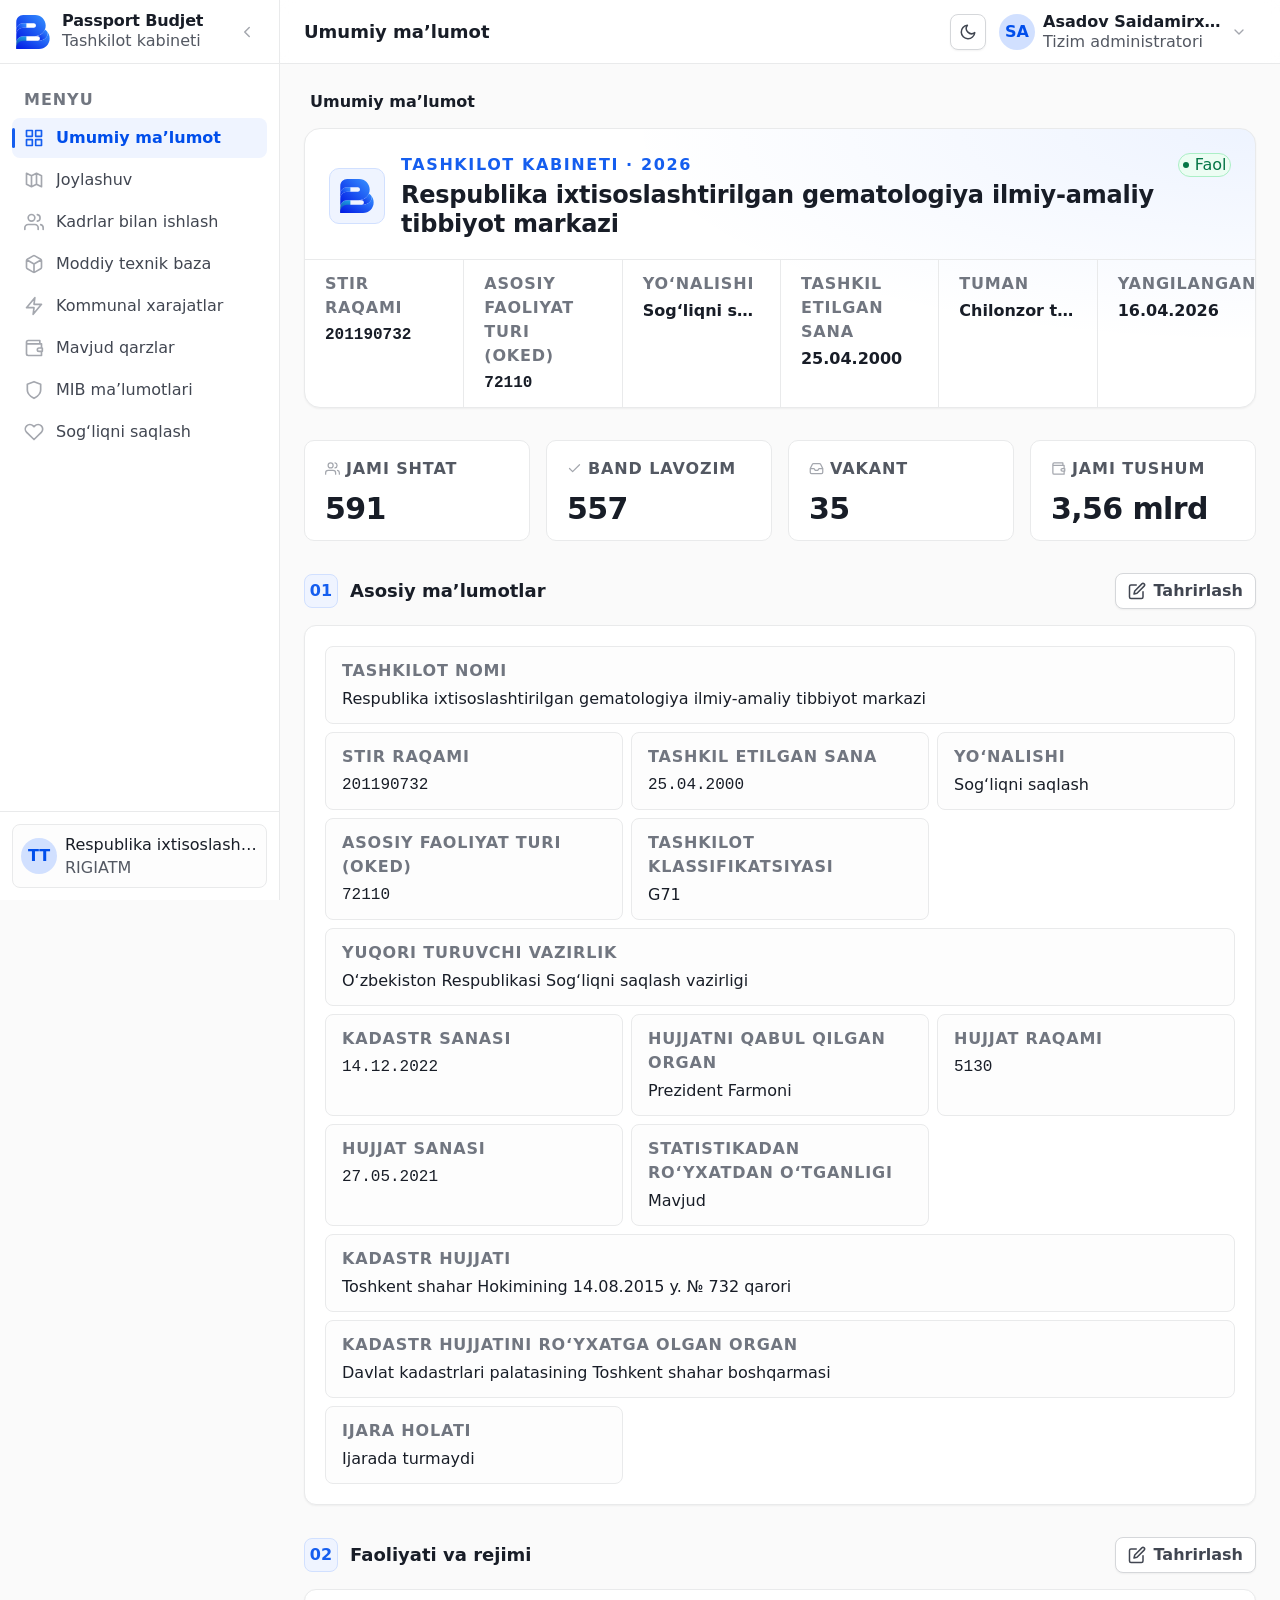
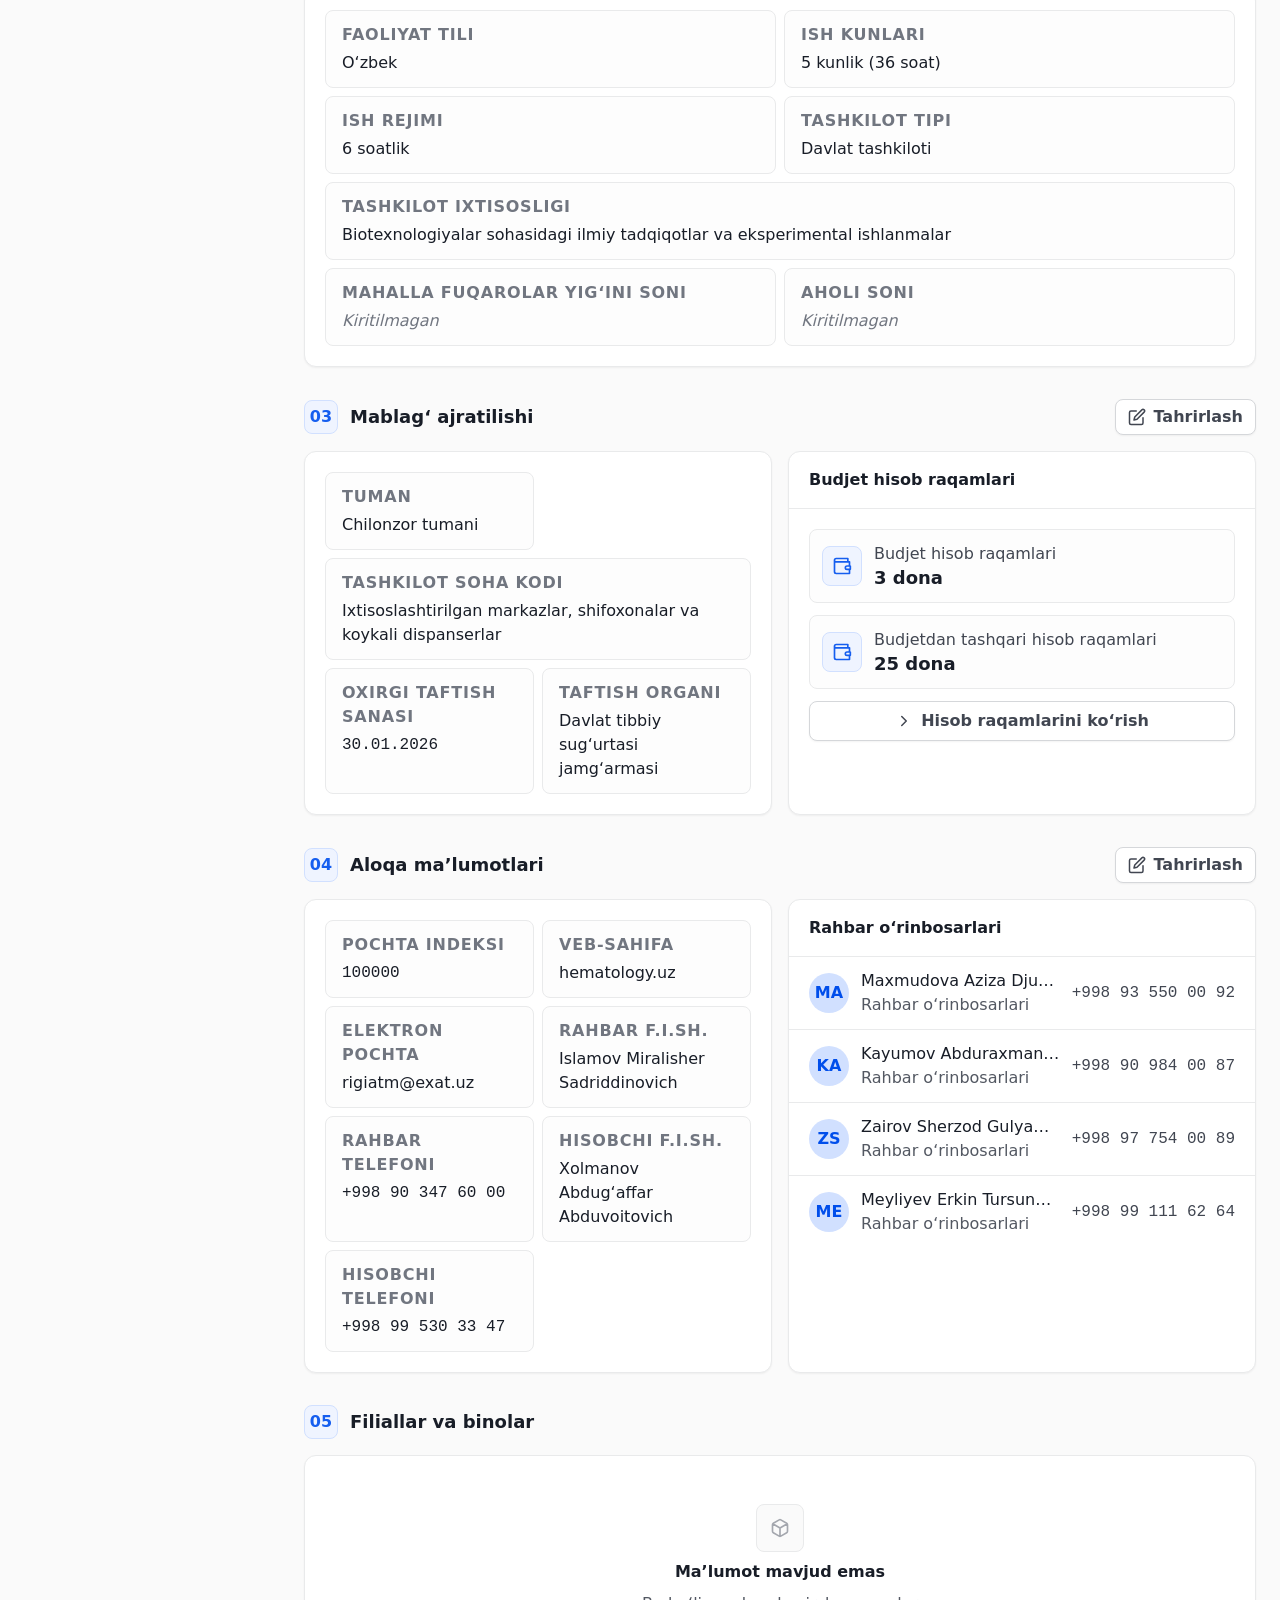
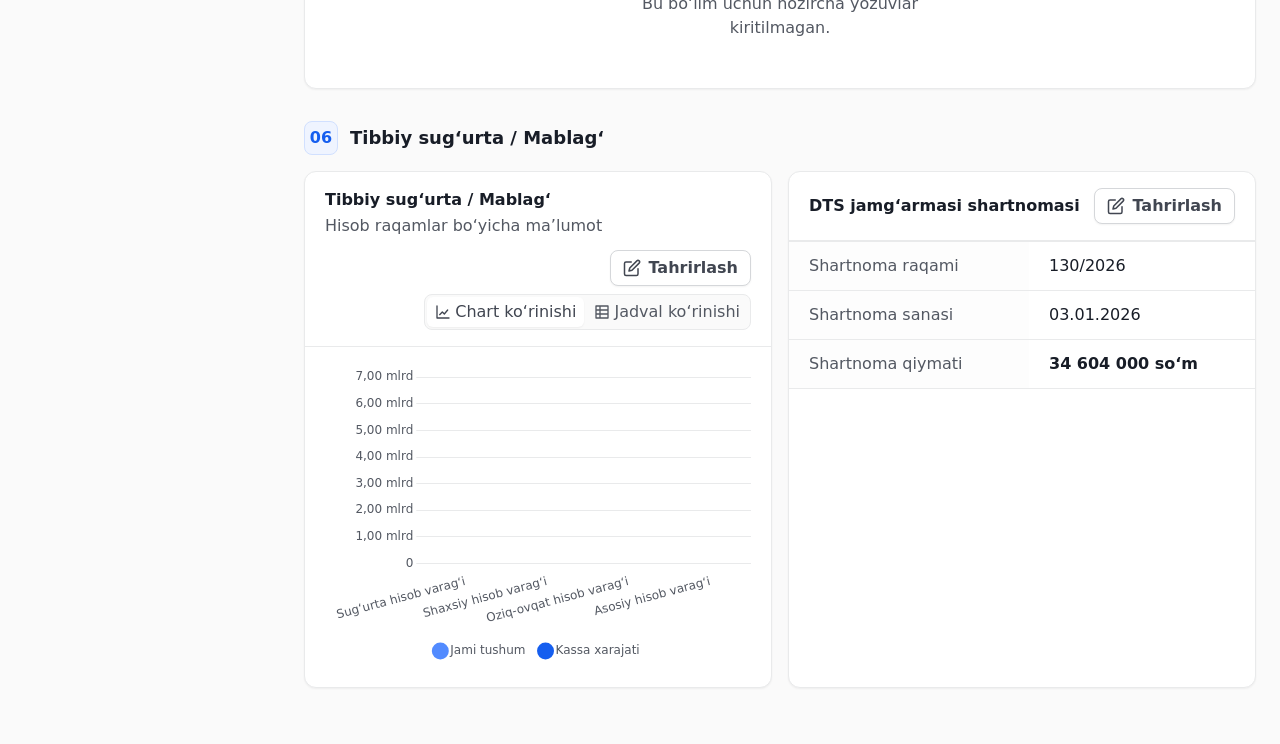
<file: index.html>
<!DOCTYPE html>
<html lang="uz" data-theme="light">
<head>
  <meta charset="UTF-8" />
  <meta name="viewport" content="width=device-width, initial-scale=1.0" />
  <meta name="description" content="E-Pasport Budjet — tashkilot kabineti" />
  <title>Passport Budjet — Tashkilot kabineti</title>

  <!-- Favicon (symbol) -->
  <link rel="icon" type="image/svg+xml" href="assets/img/Symbol.svg" />
  <link rel="apple-touch-icon" href="assets/img/Symbol.svg" />

  <!-- Vendor styles -->
  <link rel="stylesheet" href="assets/vendor/leaflet/leaflet.css" />

  <!-- Design tokens (must load first) -->
  <link rel="stylesheet" href="assets/css/tokens.css" />
  <link rel="stylesheet" href="assets/css/base.css" />
  <link rel="stylesheet" href="assets/css/components.css" />
  <link rel="stylesheet" href="assets/css/app.css" />
</head>
<body>
  <div class="app" id="app"><!-- shell injected by app.js --></div>

  <!-- Vendor -->
  <script src="assets/vendor/chart.umd.js"></script>
  <script src="assets/vendor/leaflet/leaflet.js"></script>
  <!-- App modules (order matters) -->
  <script src="assets/js/i18n.js"></script>
  <script src="assets/js/format.js"></script>
  <script src="assets/js/data.js"></script>
  <script src="assets/js/regions.js"></script>
  <script src="assets/js/components.js"></script>
  <script src="assets/js/charts.js"></script>
  <script src="assets/js/uzmap-data.js"></script>
  <script src="assets/js/admin-data.js"></script>
  <script src="assets/js/admin.js"></script>
  <script src="assets/js/app.js"></script>
</body>
</html>
</file>
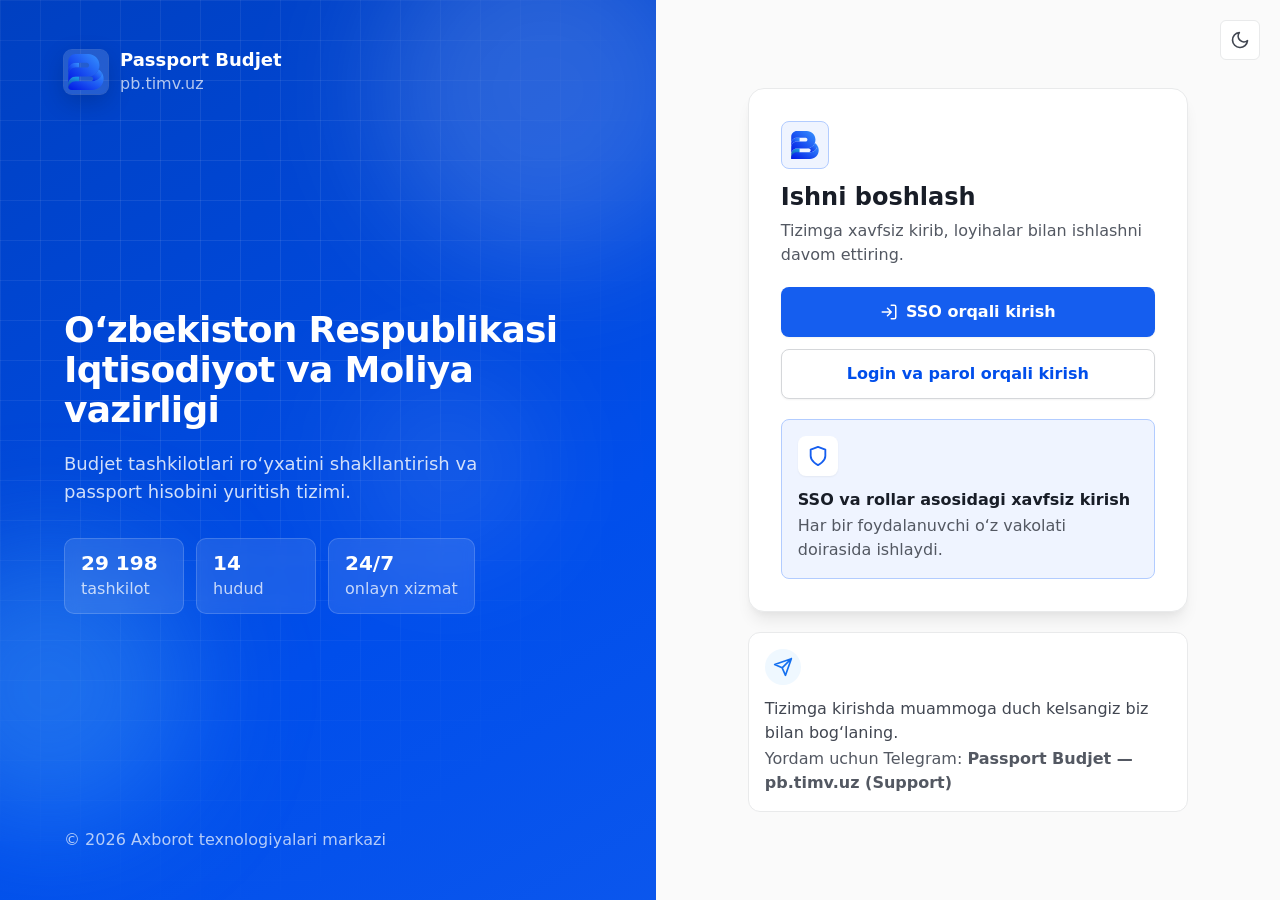
<file: login.html>
<!DOCTYPE html>
<html lang="uz" data-theme="light">
<head>
  <meta charset="UTF-8" />
  <meta name="viewport" content="width=device-width, initial-scale=1.0" />
  <title>Tizimga kirish — Passport Budjet</title>
  <link rel="icon" type="image/svg+xml" href="assets/img/Symbol.svg" />
  <link rel="stylesheet" href="assets/css/tokens.css" />
  <link rel="stylesheet" href="assets/css/base.css" />
  <link rel="stylesheet" href="assets/css/components.css" />
  <link rel="stylesheet" href="assets/css/login.css" />
  <script>
    (function () { try { var t = localStorage.getItem("pb.theme"); if (!t) t = matchMedia("(prefers-color-scheme: dark)").matches ? "dark" : "light"; document.documentElement.setAttribute("data-theme", t); } catch (e) {} })();
  </script>
</head>
<body>
  <div class="login">
    <!-- Hero / brand panel -->
    <aside class="login__hero">
      <div class="login__hero-grid" aria-hidden="true"></div>
      <div class="login__orb login__orb--1" aria-hidden="true"></div>
      <div class="login__orb login__orb--2" aria-hidden="true"></div>
      <div class="login__orb login__orb--3" aria-hidden="true"></div>
      <div class="login__hero-inner">
        <div class="login__brand anim anim-1">
          <img src="assets/img/Symbol.svg" alt="" width="44" height="44" class="login__brand-mark" />
          <div>
            <div class="login__brand-name">Passport Budjet</div>
            <div class="login__brand-sub">pb.timv.uz</div>
          </div>
        </div>
        <div class="login__hero-body">
          <h1 class="login__hero-title anim anim-2">O‘zbekiston Respublikasi Iqtisodiyot va Moliya vazirligi</h1>
          <p class="login__hero-desc anim anim-3">Budjet tashkilotlari ro‘yxatini shakllantirish va passport hisobini yuritish tizimi.</p>
          <div class="login__hero-stats anim anim-4">
            <div class="login__stat"><b>29 198</b><span>tashkilot</span></div>
            <div class="login__stat"><b>14</b><span>hudud</span></div>
            <div class="login__stat"><b>24/7</b><span>onlayn xizmat</span></div>
          </div>
        </div>
        <div class="login__hero-foot anim anim-5">© 2026 Axborot texnologiyalari markazi</div>
      </div>
    </aside>

    <!-- Auth panel -->
    <main class="login__main">
      <button class="login__theme" type="button" id="theme-toggle" aria-label="Mavzu"></button>

      <div class="login__card anim anim-2">
        <div class="login__card-head">
          <div class="login__card-mark anim anim-3"><img src="assets/img/Symbol.svg" alt="" width="28" height="28" /></div>
          <h2 class="login__title anim anim-3">Ishni boshlash</h2>
          <p class="login__subtitle anim anim-4">Tizimga xavfsiz kirib, loyihalar bilan ishlashni davom ettiring.</p>
        </div>

        <!-- Primary actions -->
        <div class="login__actions anim anim-5" id="actions">
          <button class="btn btn--primary btn--lg" id="sso-btn" type="button">
            <span class="icon" aria-hidden="true"></span>
            <span>SSO orqali kirish</span>
          </button>
          <button class="btn btn--secondary btn--lg login__ghost-brand" id="pwd-toggle" type="button">
            Login va parol orqali kirish
          </button>
        </div>

        <!-- Login/password form (hidden until requested) -->
        <form class="login__form hidden" id="pwd-form" autocomplete="on">
          <div class="field">
            <label class="field__label" for="login">Login</label>
            <input class="input" id="login" name="login" type="text" placeholder="Foydalanuvchi nomi" required />
          </div>
          <div class="field">
            <label class="field__label" for="password">Parol</label>
            <input class="input" id="password" name="password" type="password" placeholder="••••••••" required />
          </div>
          <button class="btn btn--primary btn--lg" type="submit">Kirish</button>
          <button class="btn btn--tertiary" type="button" id="pwd-back">← Orqaga</button>
        </form>

        <!-- Info box -->
        <div class="login__info anim anim-6">
          <div class="login__info-icon"></div>
          <div>
            <div class="login__info-title">SSO va rollar asosidagi xavfsiz kirish</div>
            <div class="login__info-desc">Har bir foydalanuvchi o‘z vakolati doirasida ishlaydi.</div>
          </div>
        </div>
      </div>

      <!-- Telegram support -->
      <div class="login__support anim anim-7">
        <div class="login__support-icon"></div>
        <div>
          <div class="login__support-title">Tizimga kirishda muammoga duch kelsangiz biz bilan bog‘laning.</div>
          <div class="login__support-desc">Yordam uchun Telegram: <b>Passport Budjet — pb.timv.uz (Support)</b></div>
        </div>
      </div>
    </main>
  </div>

  <script src="assets/js/login.js"></script>
</body>
</html>
</file>
<file: assets/vendor/leaflet/leaflet.css>
/* required styles */

.leaflet-pane,
.leaflet-tile,
.leaflet-marker-icon,
.leaflet-marker-shadow,
.leaflet-tile-container,
.leaflet-pane > svg,
.leaflet-pane > canvas,
.leaflet-zoom-box,
.leaflet-image-layer,
.leaflet-layer {
	position: absolute;
	left: 0;
	top: 0;
	}
.leaflet-container {
	overflow: hidden;
	}
.leaflet-tile,
.leaflet-marker-icon,
.leaflet-marker-shadow {
	-webkit-user-select: none;
	   -moz-user-select: none;
	        user-select: none;
	  -webkit-user-drag: none;
	}
/* Prevents IE11 from highlighting tiles in blue */
.leaflet-tile::selection {
	background: transparent;
}
/* Safari renders non-retina tile on retina better with this, but Chrome is worse */
.leaflet-safari .leaflet-tile {
	image-rendering: -webkit-optimize-contrast;
	}
/* hack that prevents hw layers "stretching" when loading new tiles */
.leaflet-safari .leaflet-tile-container {
	width: 1600px;
	height: 1600px;
	-webkit-transform-origin: 0 0;
	}
.leaflet-marker-icon,
.leaflet-marker-shadow {
	display: block;
	}
/* .leaflet-container svg: reset svg max-width decleration shipped in Joomla! (joomla.org) 3.x */
/* .leaflet-container img: map is broken in FF if you have max-width: 100% on tiles */
.leaflet-container .leaflet-overlay-pane svg {
	max-width: none !important;
	max-height: none !important;
	}
.leaflet-container .leaflet-marker-pane img,
.leaflet-container .leaflet-shadow-pane img,
.leaflet-container .leaflet-tile-pane img,
.leaflet-container img.leaflet-image-layer,
.leaflet-container .leaflet-tile {
	max-width: none !important;
	max-height: none !important;
	width: auto;
	padding: 0;
	}

.leaflet-container img.leaflet-tile {
	/* See: https://bugs.chromium.org/p/chromium/issues/detail?id=600120 */
	mix-blend-mode: plus-lighter;
}

.leaflet-container.leaflet-touch-zoom {
	-ms-touch-action: pan-x pan-y;
	touch-action: pan-x pan-y;
	}
.leaflet-container.leaflet-touch-drag {
	-ms-touch-action: pinch-zoom;
	/* Fallback for FF which doesn't support pinch-zoom */
	touch-action: none;
	touch-action: pinch-zoom;
}
.leaflet-container.leaflet-touch-drag.leaflet-touch-zoom {
	-ms-touch-action: none;
	touch-action: none;
}
.leaflet-container {
	-webkit-tap-highlight-color: transparent;
}
.leaflet-container a {
	-webkit-tap-highlight-color: rgba(51, 181, 229, 0.4);
}
.leaflet-tile {
	filter: inherit;
	visibility: hidden;
	}
.leaflet-tile-loaded {
	visibility: inherit;
	}
.leaflet-zoom-box {
	width: 0;
	height: 0;
	-moz-box-sizing: border-box;
	     box-sizing: border-box;
	z-index: 800;
	}
/* workaround for https://bugzilla.mozilla.org/show_bug.cgi?id=888319 */
.leaflet-overlay-pane svg {
	-moz-user-select: none;
	}

.leaflet-pane         { z-index: 400; }

.leaflet-tile-pane    { z-index: 200; }
.leaflet-overlay-pane { z-index: 400; }
.leaflet-shadow-pane  { z-index: 500; }
.leaflet-marker-pane  { z-index: 600; }
.leaflet-tooltip-pane   { z-index: 650; }
.leaflet-popup-pane   { z-index: 700; }

.leaflet-map-pane canvas { z-index: 100; }
.leaflet-map-pane svg    { z-index: 200; }

.leaflet-vml-shape {
	width: 1px;
	height: 1px;
	}
.lvml {
	behavior: url(#default#VML);
	display: inline-block;
	position: absolute;
	}


/* control positioning */

.leaflet-control {
	position: relative;
	z-index: 800;
	pointer-events: visiblePainted; /* IE 9-10 doesn't have auto */
	pointer-events: auto;
	}
.leaflet-top,
.leaflet-bottom {
	position: absolute;
	z-index: 1000;
	pointer-events: none;
	}
.leaflet-top {
	top: 0;
	}
.leaflet-right {
	right: 0;
	}
.leaflet-bottom {
	bottom: 0;
	}
.leaflet-left {
	left: 0;
	}
.leaflet-control {
	float: left;
	clear: both;
	}
.leaflet-right .leaflet-control {
	float: right;
	}
.leaflet-top .leaflet-control {
	margin-top: 10px;
	}
.leaflet-bottom .leaflet-control {
	margin-bottom: 10px;
	}
.leaflet-left .leaflet-control {
	margin-left: 10px;
	}
.leaflet-right .leaflet-control {
	margin-right: 10px;
	}


/* zoom and fade animations */

.leaflet-fade-anim .leaflet-popup {
	opacity: 0;
	-webkit-transition: opacity 0.2s linear;
	   -moz-transition: opacity 0.2s linear;
	        transition: opacity 0.2s linear;
	}
.leaflet-fade-anim .leaflet-map-pane .leaflet-popup {
	opacity: 1;
	}
.leaflet-zoom-animated {
	-webkit-transform-origin: 0 0;
	    -ms-transform-origin: 0 0;
	        transform-origin: 0 0;
	}
svg.leaflet-zoom-animated {
	will-change: transform;
}

.leaflet-zoom-anim .leaflet-zoom-animated {
	-webkit-transition: -webkit-transform 0.25s cubic-bezier(0,0,0.25,1);
	   -moz-transition:    -moz-transform 0.25s cubic-bezier(0,0,0.25,1);
	        transition:         transform 0.25s cubic-bezier(0,0,0.25,1);
	}
.leaflet-zoom-anim .leaflet-tile,
.leaflet-pan-anim .leaflet-tile {
	-webkit-transition: none;
	   -moz-transition: none;
	        transition: none;
	}

.leaflet-zoom-anim .leaflet-zoom-hide {
	visibility: hidden;
	}


/* cursors */

.leaflet-interactive {
	cursor: pointer;
	}
.leaflet-grab {
	cursor: -webkit-grab;
	cursor:    -moz-grab;
	cursor:         grab;
	}
.leaflet-crosshair,
.leaflet-crosshair .leaflet-interactive {
	cursor: crosshair;
	}
.leaflet-popup-pane,
.leaflet-control {
	cursor: auto;
	}
.leaflet-dragging .leaflet-grab,
.leaflet-dragging .leaflet-grab .leaflet-interactive,
.leaflet-dragging .leaflet-marker-draggable {
	cursor: move;
	cursor: -webkit-grabbing;
	cursor:    -moz-grabbing;
	cursor:         grabbing;
	}

/* marker & overlays interactivity */
.leaflet-marker-icon,
.leaflet-marker-shadow,
.leaflet-image-layer,
.leaflet-pane > svg path,
.leaflet-tile-container {
	pointer-events: none;
	}

.leaflet-marker-icon.leaflet-interactive,
.leaflet-image-layer.leaflet-interactive,
.leaflet-pane > svg path.leaflet-interactive,
svg.leaflet-image-layer.leaflet-interactive path {
	pointer-events: visiblePainted; /* IE 9-10 doesn't have auto */
	pointer-events: auto;
	}

/* visual tweaks */

.leaflet-container {
	background: #ddd;
	outline-offset: 1px;
	}
.leaflet-container a {
	color: #0078A8;
	}
.leaflet-zoom-box {
	border: 2px dotted #38f;
	background: rgba(255,255,255,0.5);
	}


/* general typography */
.leaflet-container {
	font-family: "Helvetica Neue", Arial, Helvetica, sans-serif;
	font-size: 12px;
	font-size: 0.75rem;
	line-height: 1.5;
	}


/* general toolbar styles */

.leaflet-bar {
	box-shadow: 0 1px 5px rgba(0,0,0,0.65);
	border-radius: 4px;
	}
.leaflet-bar a {
	background-color: #fff;
	border-bottom: 1px solid #ccc;
	width: 26px;
	height: 26px;
	line-height: 26px;
	display: block;
	text-align: center;
	text-decoration: none;
	color: black;
	}
.leaflet-bar a,
.leaflet-control-layers-toggle {
	background-position: 50% 50%;
	background-repeat: no-repeat;
	display: block;
	}
.leaflet-bar a:hover,
.leaflet-bar a:focus {
	background-color: #f4f4f4;
	}
.leaflet-bar a:first-child {
	border-top-left-radius: 4px;
	border-top-right-radius: 4px;
	}
.leaflet-bar a:last-child {
	border-bottom-left-radius: 4px;
	border-bottom-right-radius: 4px;
	border-bottom: none;
	}
.leaflet-bar a.leaflet-disabled {
	cursor: default;
	background-color: #f4f4f4;
	color: #bbb;
	}

.leaflet-touch .leaflet-bar a {
	width: 30px;
	height: 30px;
	line-height: 30px;
	}
.leaflet-touch .leaflet-bar a:first-child {
	border-top-left-radius: 2px;
	border-top-right-radius: 2px;
	}
.leaflet-touch .leaflet-bar a:last-child {
	border-bottom-left-radius: 2px;
	border-bottom-right-radius: 2px;
	}

/* zoom control */

.leaflet-control-zoom-in,
.leaflet-control-zoom-out {
	font: bold 18px 'Lucida Console', Monaco, monospace;
	text-indent: 1px;
	}

.leaflet-touch .leaflet-control-zoom-in, .leaflet-touch .leaflet-control-zoom-out  {
	font-size: 22px;
	}


/* layers control */

.leaflet-control-layers {
	box-shadow: 0 1px 5px rgba(0,0,0,0.4);
	background: #fff;
	border-radius: 5px;
	}
.leaflet-control-layers-toggle {
	background-image: url(images/layers.png);
	width: 36px;
	height: 36px;
	}
.leaflet-retina .leaflet-control-layers-toggle {
	background-image: url(images/layers-2x.png);
	background-size: 26px 26px;
	}
.leaflet-touch .leaflet-control-layers-toggle {
	width: 44px;
	height: 44px;
	}
.leaflet-control-layers .leaflet-control-layers-list,
.leaflet-control-layers-expanded .leaflet-control-layers-toggle {
	display: none;
	}
.leaflet-control-layers-expanded .leaflet-control-layers-list {
	display: block;
	position: relative;
	}
.leaflet-control-layers-expanded {
	padding: 6px 10px 6px 6px;
	color: #333;
	background: #fff;
	}
.leaflet-control-layers-scrollbar {
	overflow-y: scroll;
	overflow-x: hidden;
	padding-right: 5px;
	}
.leaflet-control-layers-selector {
	margin-top: 2px;
	position: relative;
	top: 1px;
	}
.leaflet-control-layers label {
	display: block;
	font-size: 13px;
	font-size: 1.08333em;
	}
.leaflet-control-layers-separator {
	height: 0;
	border-top: 1px solid #ddd;
	margin: 5px -10px 5px -6px;
	}

/* Default icon URLs */
.leaflet-default-icon-path { /* used only in path-guessing heuristic, see L.Icon.Default */
	background-image: url(images/marker-icon.png);
	}


/* attribution and scale controls */

.leaflet-container .leaflet-control-attribution {
	background: #fff;
	background: rgba(255, 255, 255, 0.8);
	margin: 0;
	}
.leaflet-control-attribution,
.leaflet-control-scale-line {
	padding: 0 5px;
	color: #333;
	line-height: 1.4;
	}
.leaflet-control-attribution a {
	text-decoration: none;
	}
.leaflet-control-attribution a:hover,
.leaflet-control-attribution a:focus {
	text-decoration: underline;
	}
.leaflet-attribution-flag {
	display: inline !important;
	vertical-align: baseline !important;
	width: 1em;
	height: 0.6669em;
	}
.leaflet-left .leaflet-control-scale {
	margin-left: 5px;
	}
.leaflet-bottom .leaflet-control-scale {
	margin-bottom: 5px;
	}
.leaflet-control-scale-line {
	border: 2px solid #777;
	border-top: none;
	line-height: 1.1;
	padding: 2px 5px 1px;
	white-space: nowrap;
	-moz-box-sizing: border-box;
	     box-sizing: border-box;
	background: rgba(255, 255, 255, 0.8);
	text-shadow: 1px 1px #fff;
	}
.leaflet-control-scale-line:not(:first-child) {
	border-top: 2px solid #777;
	border-bottom: none;
	margin-top: -2px;
	}
.leaflet-control-scale-line:not(:first-child):not(:last-child) {
	border-bottom: 2px solid #777;
	}

.leaflet-touch .leaflet-control-attribution,
.leaflet-touch .leaflet-control-layers,
.leaflet-touch .leaflet-bar {
	box-shadow: none;
	}
.leaflet-touch .leaflet-control-layers,
.leaflet-touch .leaflet-bar {
	border: 2px solid rgba(0,0,0,0.2);
	background-clip: padding-box;
	}


/* popup */

.leaflet-popup {
	position: absolute;
	text-align: center;
	margin-bottom: 20px;
	}
.leaflet-popup-content-wrapper {
	padding: 1px;
	text-align: left;
	border-radius: 12px;
	}
.leaflet-popup-content {
	margin: 13px 24px 13px 20px;
	line-height: 1.3;
	font-size: 13px;
	font-size: 1.08333em;
	min-height: 1px;
	}
.leaflet-popup-content p {
	margin: 17px 0;
	margin: 1.3em 0;
	}
.leaflet-popup-tip-container {
	width: 40px;
	height: 20px;
	position: absolute;
	left: 50%;
	margin-top: -1px;
	margin-left: -20px;
	overflow: hidden;
	pointer-events: none;
	}
.leaflet-popup-tip {
	width: 17px;
	height: 17px;
	padding: 1px;

	margin: -10px auto 0;
	pointer-events: auto;

	-webkit-transform: rotate(45deg);
	   -moz-transform: rotate(45deg);
	    -ms-transform: rotate(45deg);
	        transform: rotate(45deg);
	}
.leaflet-popup-content-wrapper,
.leaflet-popup-tip {
	background: white;
	color: #333;
	box-shadow: 0 3px 14px rgba(0,0,0,0.4);
	}
.leaflet-container a.leaflet-popup-close-button {
	position: absolute;
	top: 0;
	right: 0;
	border: none;
	text-align: center;
	width: 24px;
	height: 24px;
	font: 16px/24px Tahoma, Verdana, sans-serif;
	color: #757575;
	text-decoration: none;
	background: transparent;
	}
.leaflet-container a.leaflet-popup-close-button:hover,
.leaflet-container a.leaflet-popup-close-button:focus {
	color: #585858;
	}
.leaflet-popup-scrolled {
	overflow: auto;
	}

.leaflet-oldie .leaflet-popup-content-wrapper {
	-ms-zoom: 1;
	}
.leaflet-oldie .leaflet-popup-tip {
	width: 24px;
	margin: 0 auto;

	-ms-filter: "progid:DXImageTransform.Microsoft.Matrix(M11=0.70710678, M12=0.70710678, M21=-0.70710678, M22=0.70710678)";
	filter: progid:DXImageTransform.Microsoft.Matrix(M11=0.70710678, M12=0.70710678, M21=-0.70710678, M22=0.70710678);
	}

.leaflet-oldie .leaflet-control-zoom,
.leaflet-oldie .leaflet-control-layers,
.leaflet-oldie .leaflet-popup-content-wrapper,
.leaflet-oldie .leaflet-popup-tip {
	border: 1px solid #999;
	}


/* div icon */

.leaflet-div-icon {
	background: #fff;
	border: 1px solid #666;
	}


/* Tooltip */
/* Base styles for the element that has a tooltip */
.leaflet-tooltip {
	position: absolute;
	padding: 6px;
	background-color: #fff;
	border: 1px solid #fff;
	border-radius: 3px;
	color: #222;
	white-space: nowrap;
	-webkit-user-select: none;
	-moz-user-select: none;
	-ms-user-select: none;
	user-select: none;
	pointer-events: none;
	box-shadow: 0 1px 3px rgba(0,0,0,0.4);
	}
.leaflet-tooltip.leaflet-interactive {
	cursor: pointer;
	pointer-events: auto;
	}
.leaflet-tooltip-top:before,
.leaflet-tooltip-bottom:before,
.leaflet-tooltip-left:before,
.leaflet-tooltip-right:before {
	position: absolute;
	pointer-events: none;
	border: 6px solid transparent;
	background: transparent;
	content: "";
	}

/* Directions */

.leaflet-tooltip-bottom {
	margin-top: 6px;
}
.leaflet-tooltip-top {
	margin-top: -6px;
}
.leaflet-tooltip-bottom:before,
.leaflet-tooltip-top:before {
	left: 50%;
	margin-left: -6px;
	}
.leaflet-tooltip-top:before {
	bottom: 0;
	margin-bottom: -12px;
	border-top-color: #fff;
	}
.leaflet-tooltip-bottom:before {
	top: 0;
	margin-top: -12px;
	margin-left: -6px;
	border-bottom-color: #fff;
	}
.leaflet-tooltip-left {
	margin-left: -6px;
}
.leaflet-tooltip-right {
	margin-left: 6px;
}
.leaflet-tooltip-left:before,
.leaflet-tooltip-right:before {
	top: 50%;
	margin-top: -6px;
	}
.leaflet-tooltip-left:before {
	right: 0;
	margin-right: -12px;
	border-left-color: #fff;
	}
.leaflet-tooltip-right:before {
	left: 0;
	margin-left: -12px;
	border-right-color: #fff;
	}

/* Printing */

@media print {
	/* Prevent printers from removing background-images of controls. */
	.leaflet-control {
		-webkit-print-color-adjust: exact;
		print-color-adjust: exact;
		}
	}
</file>
<file: assets/css/tokens.css>
/* ==========================================================================
   Design tokens — non-color primitives
   Source: Figma "Blue" design system (2. Radius, 3. Spacing, 4. Widths).
   Do not introduce values outside this file.
   ========================================================================== */
:root {
  /* -- Radius (2. Radius) -- */
  --radius-none: 0px;
  --radius-xxs: 2px;
  --radius-xs: 4px;
  --radius-sm: 6px;
  --radius-md: 8px;
  --radius-lg: 10px;
  --radius-xl: 12px;
  --radius-2xl: 16px;
  --radius-3xl: 20px;
  --radius-4xl: 24px;
  --radius-full: 9999px;

  /* -- Spacing (3. Spacing) -- */
  --spacing-none: 0px;
  --spacing-xxs: 2px;
  --spacing-xs: 4px;
  --spacing-sm: 6px;
  --spacing-md: 8px;
  --spacing-lg: 12px;
  --spacing-xl: 16px;
  --spacing-2xl: 20px;
  --spacing-3xl: 24px;
  --spacing-4xl: 32px;
  --spacing-5xl: 40px;
  --spacing-6xl: 48px;
  --spacing-7xl: 64px;
  --spacing-8xl: 80px;
  --spacing-9xl: 96px;
  --spacing-10xl: 128px;
  --spacing-11xl: 160px;

  /* -- Widths / containers (4. Widths) -- */
  --width-xxs: 320px;
  --width-xs: 384px;
  --width-sm: 480px;
  --width-md: 560px;
  --width-lg: 640px;
  --width-xl: 768px;
  --width-2xl: 1024px;
  --width-3xl: 1280px;
  --width-4xl: 1440px;
  --width-5xl: 1600px;
  --width-6xl: 1920px;
  --paragraph-max-width: 720px;

  /* -- Typography (Untitled UI type scale) -- */
  --font-family-base: "Inter", "Segoe UI", system-ui, -apple-system, "Helvetica Neue", Arial, sans-serif;
  --font-family-mono: "SFMono-Regular", ui-monospace, Menlo, Monaco, Consolas, monospace;

  /* Minimal font size loyihada 16px */
  --text-xs: 16px;    --text-xs-lh: 22px;
  --text-sm: 16px;    --text-sm-lh: 24px;
  --text-md: 16px;    --text-md-lh: 24px;
  --text-lg: 18px;    --text-lg-lh: 28px;
  --text-xl: 20px;    --text-xl-lh: 30px;
  --display-xs: 24px; --display-xs-lh: 32px;
  --display-sm: 30px; --display-sm-lh: 38px;
  --display-md: 36px; --display-md-lh: 44px;

  --font-weight-regular: 400;
  --font-weight-medium: 500;
  --font-weight-semibold: 600;
  --font-weight-bold: 700;

  /* -- Sizing tokens for app chrome -- */
  --sidebar-width: 280px;
  --sidebar-width-collapsed: 76px;
  --header-height: 64px;
  --container-max: var(--width-5xl);

  /* -- Motion -- */
  --transition-fast: 120ms ease;
  --transition-base: 200ms ease;
}

/* -- Shadows (Untitled UI elevation, light) -- */
:root,
[data-theme="light"] {
  --shadow-xs: 0 1px 2px 0 rgba(10, 13, 18, 0.05);
  --shadow-sm: 0 1px 3px 0 rgba(10, 13, 18, 0.10), 0 1px 2px -1px rgba(10, 13, 18, 0.10);
  --shadow-md: 0 4px 6px -1px rgba(10, 13, 18, 0.10), 0 2px 4px -2px rgba(10, 13, 18, 0.06);
  --shadow-lg: 0 12px 16px -4px rgba(10, 13, 18, 0.08), 0 4px 6px -2px rgba(10, 13, 18, 0.03);
  --shadow-xl: 0 20px 24px -4px rgba(10, 13, 18, 0.08), 0 8px 8px -4px rgba(10, 13, 18, 0.03);
  --shadow-2xl: 0 24px 48px -12px rgba(10, 13, 18, 0.18);
}

/* Shadows in dark mode use deeper alpha */
[data-theme="dark"] {
  --shadow-xs: 0 1px 2px 0 rgba(0, 0, 0, 0.30);
  --shadow-sm: 0 1px 3px 0 rgba(0, 0, 0, 0.40), 0 1px 2px -1px rgba(0, 0, 0, 0.40);
  --shadow-md: 0 4px 6px -1px rgba(0, 0, 0, 0.45), 0 2px 4px -2px rgba(0, 0, 0, 0.30);
  --shadow-lg: 0 12px 16px -4px rgba(0, 0, 0, 0.50), 0 4px 6px -2px rgba(0, 0, 0, 0.30);
  --shadow-xl: 0 20px 24px -4px rgba(0, 0, 0, 0.55), 0 8px 8px -4px rgba(0, 0, 0, 0.30);
  --shadow-2xl: 0 24px 48px -12px rgba(0, 0, 0, 0.65);
}

/* --------------------------------------------------------------------------
   Chart palette — derived from Utility color tokens (auto light/dark aware).
   Charts must consume ONLY these variables.
   -------------------------------------------------------------------------- */
:root {
  --chart-1: var(--utility-brand-500);
  --chart-2: var(--utility-blue-light-500);
  --chart-3: var(--utility-success-500);
  --chart-4: var(--utility-warning-500);
  --chart-5: var(--utility-pink-500);
  --chart-6: var(--utility-indigo-500);
  --chart-7: var(--utility-orange-500);
  --chart-8: var(--utility-purple-500);
  --chart-9: var(--utility-gray-blue-500);
  --chart-10: var(--utility-error-500);

  /* Semantic chart roles */
  --chart-positive: var(--utility-success-500);
  --chart-negative: var(--utility-error-500);
  --chart-neutral: var(--utility-gray-blue-400);
  --chart-plan: var(--utility-brand-400);
  --chart-actual: var(--utility-brand-600);
}
:root,
[data-theme="light"] {
  --text-primary: #181d27;
  --text-tertiary: #535862;
  --border-secondary: #e9eaeb;
  --text-error-primary: #d92d20;
  --border-error-subtle: #fda29b;
  --bg-primary: #ffffff;
  --bg-tertiary: #f5f5f5;
  --fg-secondary: #414651;
  --bg-brand-primary: #eff4ff;
  --bg-error-secondary: #fee4e2;
  --bg-warning-primary: #fffaeb;
  --bg-warning-secondary: #fef0c7;
  --bg-success-primary: #ecfdf3;
  --bg-success-secondary: #dcfae6;
  --fg-warning-primary: #dc6803;
  --fg-success-primary: #079455;
  --border-primary: #d5d7da;
  --text-warning-primary: #dc6803;
  --text-success-primary: #079455;
  --fg-white: #ffffff;
  --text-white: #ffffff;
  --bg-brand-solid: #155eef;
  --bg-secondary-solid: #535862;
  --bg-error-solid: #d92d20;
  --bg-warning-solid: #dc6803;
  --bg-success-solid: #079455;
  --fg-success-secondary: #17b26a;
  --text-secondary: #414651;
  --bg-secondary-hover: #f5f5f5;
  --fg-secondary-hover: #252b37;
  --bg-primary-hover: #fafafa;
  --bg-disabled: #f5f5f5;
  --fg-primary: #181d27;
  --fg-disabled: #a4a7ae;
  --text-disabled: #717680;
  --text-secondary-hover: #252b37;
  --text-tertiary-hover: #414651;
  --bg-active: #fafafa;
  --bg-brand-solid-hover: #004eeb;
  --border-brand: #2970ff;
  --border-disabled: #d5d7da;
  --border-error: #f04438;
  --bg-error-primary: #fef3f2;
  --fg-brand-secondary: #2970ff;
  --bg-brand-secondary: #d1e0ff;
  --fg-brand-primary: #155eef;
  --fg-quaternary: #a4a7ae;
  --fg-quaternary-hover: #717680;
  --fg-error-primary: #d92d20;
  --bg-secondary: #fafafa;
  --bg-disabled-subtle: #fafafa;
  --text-brand-secondary: #004eeb;
  --utility-blue-600: #1570ef;
  --bg-quaternary: #e9eaeb;
  --fg-disabled-subtle: #d5d7da;
  --utility-brand-600: #155eef;
  --utility-gray-700: #414651;
  --utility-error-600: #d92d20;
  --utility-warning-600: #dc6803;
  --utility-success-600: #079455;
  --utility-orange-600: #e04f16;
  --utility-blue-dark-600: #155eef;
  --utility-indigo-600: #444ce7;
  --utility-fuchsia-600: #ba24d5;
  --utility-pink-600: #dd2590;
  --utility-purple-600: #6938ef;
  --utility-orange-dark-600: #e62e05;
  --utility-blue-light-600: #0086c9;
  --utility-gray-600: #535862;
  --utility-brand-700: #004eeb;
  --utility-error-700: #b42318;
  --utility-warning-700: #b54708;
  --utility-success-700: #067647;
  --utility-blue-dark-700: #004eeb;
  --utility-indigo-700: #3538cd;
  --utility-purple-700: #5925dc;
  --utility-fuchsia-700: #9f1ab1;
  --utility-pink-700: #c11574;
  --utility-orange-dark-700: #bc1b06;
  --utility-orange-700: #b93815;
  --utility-blue-700: #175cd3;
  --utility-blue-light-700: #026aa2;
  --utility-gray-blue-600: #3e4784;
  --utility-gray-blue-700: #363f72;
  --utility-gray-500: #717680;
  --utility-brand-500: #2970ff;
  --utility-error-500: #f04438;
  --utility-warning-500: #f79009;
  --utility-success-500: #17b26a;
  --utility-gray-blue-500: #4e5ba6;
  --utility-blue-light-500: #0ba5ec;
  --utility-blue-500: #2e90fa;
  --utility-blue-dark-500: #2970ff;
  --utility-indigo-500: #6172f3;
  --utility-purple-500: #7a5af8;
  --utility-fuchsia-500: #d444f1;
  --utility-pink-500: #ee46bc;
  --utility-orange-dark-500: #ff4405;
  --utility-orange-500: #ef6820;
  --utility-gray-200: #e9eaeb;
  --utility-brand-200: #b2ccff;
  --utility-error-200: #fecdca;
  --utility-warning-200: #fedf89;
  --utility-success-200: #abefc6;
  --utility-gray-blue-200: #d5d9eb;
  --utility-blue-light-200: #b9e6fe;
  --utility-blue-200: #b2ddff;
  --utility-blue-dark-200: #b2ccff;
  --utility-indigo-200: #c7d7fe;
  --utility-purple-200: #d9d6fe;
  --utility-fuchsia-200: #f6d0fe;
  --utility-pink-200: #fcceee;
  --utility-orange-dark-200: #ffd6ae;
  --utility-orange-200: #f9dbaf;
  --utility-gray-50: #fafafa;
  --utility-brand-50: #eff4ff;
  --utility-error-50: #fef3f2;
  --utility-warning-50: #fffaeb;
  --utility-success-50: #ecfdf3;
  --utility-gray-blue-50: #f8f9fc;
  --utility-blue-light-50: #f0f9ff;
  --utility-blue-50: #eff8ff;
  --utility-blue-dark-50: #eff4ff;
  --utility-indigo-50: #eef4ff;
  --utility-purple-50: #f4f3ff;
  --utility-fuchsia-50: #fdf4ff;
  --utility-pink-50: #fdf2fa;
  --utility-orange-dark-50: #fff4ed;
  --utility-orange-50: #fef6ee;
  --utility-gray-100: #f5f5f5;
  --utility-brand-100: #d1e0ff;
  --utility-error-100: #fee4e2;
  --utility-warning-100: #fef0c7;
  --utility-success-100: #dcfae6;
  --utility-gray-blue-100: #eaecf5;
  --utility-blue-light-100: #e0f2fe;
  --utility-blue-100: #d1e9ff;
  --utility-blue-dark-100: #d1e0ff;
  --utility-indigo-100: #e0eaff;
  --utility-purple-100: #ebe9fe;
  --utility-fuchsia-100: #fbe8ff;
  --utility-pink-100: #fce7f6;
  --utility-orange-dark-100: #ffe6d5;
  --utility-orange-100: #fdead7;
  --utility-gray-400: #a4a7ae;
  --utility-brand-400: #528bff;
  --utility-error-400: #f97066;
  --utility-warning-400: #fdb022;
  --utility-success-400: #47cd89;
  --utility-gray-blue-400: #717bbc;
  --utility-blue-light-400: #36bffa;
  --utility-blue-400: #53b1fd;
  --utility-blue-dark-400: #528bff;
  --utility-indigo-400: #8098f9;
  --utility-purple-400: #9b8afb;
  --utility-fuchsia-400: #e478fa;
  --utility-pink-400: #f670c7;
  --utility-orange-dark-400: #ff692e;
  --utility-orange-400: #f38744;
  --fg-warning-secondary: #f79009;
  --fg-error-secondary: #f04438;
  --border-disabled-subtle: #e9eaeb;
  --text-placeholder: #717680;
  --text-placeholder-subtle: #d5d7da;
  --text-brand-tertiary: #155eef;
  --bg-primary-alt: #ffffff;
  --fg-tertiary: #535862;
  --fg-tertiary-hover: #414651;
  --bg-brand-primary-alt: #eff4ff;
  --fg-brand-primary-alt: #155eef;
  --bg-secondary-alt: #fafafa;
  --text-quaternary: #717680;
  --bg-overlay: #0a0d12;
  --utility-brand-50-alt: #eff4ff;
  --utility-brand-100-alt: #d1e0ff;
  --utility-brand-200-alt: #b2ccff;
  --utility-brand-400-alt: #528bff;
  --utility-brand-500-alt: #2970ff;
  --utility-brand-600-alt: #155eef;
  --utility-brand-700-alt: #004eeb;
  --utility-brand-300: #84adff;
  --bg-secondary-subtle: #fdfdfd;
  --utility-gray-300: #d5d7da;
  --utility-brand-900: #00359e;
  --utility-gray-900: #181d27;
  --utility-brand-800: #0040c1;
  --utility-gray-800: #252b37;
  --border-tertiary: #f5f5f5;
  --text-brand-primary: #00359e;
  --bg-brand-section: #0040c1;
  --text-primary-on-brand: #ffffff;
  --text-secondary-on-brand: #b2ccff;
  --text-tertiary-on-brand: #b2ccff;
  --bg-brand-section-subtle: #004eeb;
  --text-quaternary-on-brand: #84adff;
  --text-brand-tertiary-alt: #155eef;
  --bg-primary-solid: #0a0d12;
  --utility-brand-300-alt: #84adff;
  --utility-brand-800-alt: #0040c1;
  --utility-brand-900-alt: #00359e;
  --utility-error-300: #fda29b;
  --utility-warning-300: #fec84b;
  --utility-success-300: #75e0a7;
  --utility-gray-blue-300: #b3b8db;
  --utility-blue-light-300: #7cd4fd;
  --utility-blue-300: #84caff;
  --utility-blue-dark-300: #84adff;
  --utility-indigo-300: #a4bcfd;
  --utility-purple-300: #bdb4fe;
  --utility-fuchsia-300: #eeaafd;
  --utility-pink-300: #faa7e0;
  --utility-orange-dark-300: #ff9c66;
  --utility-orange-300: #f7b27a;
  --border-brand-alt: #155eef;
  --utility-green-50: #edfcf2;
  --utility-green-100: #d3f8df;
  --utility-green-200: #aaf0c4;
  --utility-green-300: #73e2a3;
  --utility-green-400: #3ccb7f;
  --utility-green-500: #16b364;
  --utility-green-600: #099250;
  --utility-green-700: #087443;
  --utility-yellow-50: #fefbe8;
  --utility-yellow-100: #fef7c3;
  --utility-yellow-200: #feee95;
  --utility-yellow-300: #fde272;
  --utility-yellow-400: #fac515;
  --utility-yellow-500: #eaaa08;
  --utility-yellow-600: #ca8504;
  --utility-yellow-700: #a15c07;
  --border-secondary-alt: rgba(0, 0, 0, 0.08);
  --fg-brand-secondary-alt: #2970ff;
  --text-error-primary-hover: #b42318;
  --fg-brand-secondary-hover: #155eef;
  --bg-error-solid-hover: #b42318;
  --text-brand-secondary-hover: #0040c1;
}

[data-theme="dark"] {
  --text-primary: #f7f7f7;
  --text-tertiary: #94979c;
  --border-secondary: #22262f;
  --text-error-primary: #f97066;
  --border-error-subtle: #f04438;
  --bg-primary: #0c0e12;
  --bg-tertiary: #13161b;
  --fg-secondary: #cecfd2;
  --bg-brand-primary: #2970ff;
  --bg-error-secondary: #d92d20;
  --bg-warning-primary: #4e1d09;
  --bg-warning-secondary: #dc6803;
  --bg-success-primary: #053321;
  --bg-success-secondary: #079455;
  --fg-warning-primary: #f79009;
  --fg-success-primary: #17b26a;
  --border-primary: #373a41;
  --text-warning-primary: #fdb022;
  --text-success-primary: #47cd89;
  --fg-white: #ffffff;
  --text-white: #ffffff;
  --bg-brand-solid: #155eef;
  --bg-secondary-solid: #61656c;
  --bg-error-solid: #d92d20;
  --bg-warning-solid: #dc6803;
  --bg-success-solid: #079455;
  --fg-success-secondary: #47cd89;
  --text-secondary: #cecfd2;
  --bg-secondary-hover: #22262f;
  --fg-secondary-hover: #ececed;
  --bg-primary-hover: #22262f;
  --bg-disabled: #22262f;
  --fg-primary: #ffffff;
  --fg-disabled: #85888e;
  --text-disabled: #85888e;
  --text-secondary-hover: #ececed;
  --text-tertiary-hover: #cecfd2;
  --bg-active: #22262f;
  --bg-brand-solid-hover: #2970ff;
  --border-brand: #528bff;
  --border-disabled: #373a41;
  --border-error: #f97066;
  --bg-error-primary: #55160c;
  --fg-brand-secondary: #2970ff;
  --bg-brand-secondary: #155eef;
  --fg-brand-primary: #2970ff;
  --fg-quaternary: #61656c;
  --fg-quaternary-hover: #85888e;
  --fg-error-primary: #f04438;
  --bg-secondary: #13161b;
  --bg-disabled-subtle: #13161b;
  --text-brand-secondary: #cecfd2;
  --utility-blue-600: #53b1fd;
  --bg-quaternary: #373a41;
  --fg-disabled-subtle: #61656c;
  --utility-brand-600: #528bff;
  --utility-gray-700: #cecfd2;
  --utility-error-600: #f97066;
  --utility-warning-600: #fdb022;
  --utility-success-600: #47cd89;
  --utility-orange-600: #f38744;
  --utility-blue-dark-600: #528bff;
  --utility-indigo-600: #8098f9;
  --utility-fuchsia-600: #e478fa;
  --utility-pink-600: #f670c7;
  --utility-purple-600: #9b8afb;
  --utility-orange-dark-600: #ff692e;
  --utility-blue-light-600: #36bffa;
  --utility-gray-600: #94979c;
  --utility-brand-700: #84adff;
  --utility-error-700: #fda29b;
  --utility-warning-700: #fec84b;
  --utility-success-700: #75e0a7;
  --utility-blue-dark-700: #84adff;
  --utility-indigo-700: #a4bcfd;
  --utility-purple-700: #bdb4fe;
  --utility-fuchsia-700: #eeaafd;
  --utility-pink-700: #faa7e0;
  --utility-orange-dark-700: #ff9c66;
  --utility-orange-700: #f7b27a;
  --utility-blue-700: #84caff;
  --utility-blue-light-700: #7cd4fd;
  --utility-gray-blue-600: #717bbc;
  --utility-gray-blue-700: #b3b8db;
  --utility-gray-500: #85888e;
  --utility-brand-500: #2970ff;
  --utility-error-500: #f04438;
  --utility-warning-500: #f79009;
  --utility-success-500: #17b26a;
  --utility-gray-blue-500: #4e5ba6;
  --utility-blue-light-500: #0ba5ec;
  --utility-blue-500: #2e90fa;
  --utility-blue-dark-500: #2970ff;
  --utility-indigo-500: #6172f3;
  --utility-purple-500: #7a5af8;
  --utility-fuchsia-500: #d444f1;
  --utility-pink-500: #ee46bc;
  --utility-orange-dark-500: #ff4405;
  --utility-orange-500: #ef6820;
  --utility-gray-200: #373a41;
  --utility-brand-200: #0040c1;
  --utility-error-200: #912018;
  --utility-warning-200: #93370d;
  --utility-success-200: #085d3a;
  --utility-gray-blue-200: #293056;
  --utility-blue-light-200: #065986;
  --utility-blue-200: #1849a9;
  --utility-blue-dark-200: #0040c1;
  --utility-indigo-200: #2d31a6;
  --utility-purple-200: #4a1fb8;
  --utility-fuchsia-200: #821890;
  --utility-pink-200: #9e165f;
  --utility-orange-dark-200: #97180c;
  --utility-orange-200: #932f19;
  --utility-gray-50: #13161b;
  --utility-brand-50: #002266;
  --utility-error-50: #55160c;
  --utility-warning-50: #4e1d09;
  --utility-success-50: #053321;
  --utility-gray-blue-50: #0d0f1c;
  --utility-blue-light-50: #062c41;
  --utility-blue-50: #102a56;
  --utility-blue-dark-50: #002266;
  --utility-indigo-50: #1f235b;
  --utility-purple-50: #27115f;
  --utility-fuchsia-50: #47104c;
  --utility-pink-50: #4e0d30;
  --utility-orange-dark-50: #57130a;
  --utility-orange-50: #511c10;
  --utility-gray-100: #22262f;
  --utility-brand-100: #00359e;
  --utility-error-100: #7a271a;
  --utility-warning-100: #7a2e0e;
  --utility-success-100: #074d31;
  --utility-gray-blue-100: #101323;
  --utility-blue-light-100: #0b4a6f;
  --utility-blue-100: #194185;
  --utility-blue-dark-100: #00359e;
  --utility-indigo-100: #2d3282;
  --utility-purple-100: #3e1c96;
  --utility-fuchsia-100: #6f1877;
  --utility-pink-100: #851651;
  --utility-orange-dark-100: #771a0d;
  --utility-orange-100: #772917;
  --utility-gray-400: #61656c;
  --utility-brand-400: #155eef;
  --utility-error-400: #d92d20;
  --utility-warning-400: #dc6803;
  --utility-success-400: #079455;
  --utility-gray-blue-400: #3e4784;
  --utility-blue-light-400: #0086c9;
  --utility-blue-400: #1570ef;
  --utility-blue-dark-400: #155eef;
  --utility-indigo-400: #444ce7;
  --utility-purple-400: #6938ef;
  --utility-fuchsia-400: #ba24d5;
  --utility-pink-400: #dd2590;
  --utility-orange-dark-400: #e62e05;
  --utility-orange-400: #e04f16;
  --fg-warning-secondary: #fdb022;
  --fg-error-secondary: #f97066;
  --border-disabled-subtle: #22262f;
  --text-placeholder: #85888e;
  --text-placeholder-subtle: #373a41;
  --text-brand-tertiary: #94979c;
  --bg-primary-alt: #fafafa;
  --fg-tertiary: #94979c;
  --fg-tertiary-hover: #cecfd2;
  --bg-brand-primary-alt: #fafafa;
  --fg-brand-primary-alt: #cecfd2;
  --bg-secondary-alt: #ffffff;
  --text-quaternary: #94979c;
  --bg-overlay: #22262f;
  --utility-brand-50-alt: #fafafa;
  --utility-brand-100-alt: #f5f5f5;
  --utility-brand-200-alt: #e9eaeb;
  --utility-brand-400-alt: #a4a7ae;
  --utility-brand-500-alt: #717680;
  --utility-brand-600-alt: #535862;
  --utility-brand-700-alt: #414651;
  --utility-brand-300: #004eeb;
  --bg-secondary-subtle: #13161b;
  --utility-gray-300: #373a41;
  --utility-brand-900: #d1e0ff;
  --utility-gray-900: #f0f0f1;
  --utility-brand-800: #b2ccff;
  --utility-gray-800: #ececed;
  --border-tertiary: #22262f;
  --text-brand-primary: #f7f7f7;
  --bg-brand-section: #fafafa;
  --text-primary-on-brand: #f7f7f7;
  --text-secondary-on-brand: #cecfd2;
  --text-tertiary-on-brand: #94979c;
  --bg-brand-section-subtle: #ffffff;
  --text-quaternary-on-brand: #94979c;
  --text-brand-tertiary-alt: #f7f7f7;
  --bg-primary-solid: #fafafa;
  --utility-brand-300-alt: #d5d7da;
  --utility-brand-800-alt: #252b37;
  --utility-brand-900-alt: #181d27;
  --utility-error-300: #b42318;
  --utility-warning-300: #b54708;
  --utility-success-300: #067647;
  --utility-gray-blue-300: #363f72;
  --utility-blue-light-300: #026aa2;
  --utility-blue-300: #175cd3;
  --utility-blue-dark-300: #004eeb;
  --utility-indigo-300: #3538cd;
  --utility-purple-300: #5925dc;
  --utility-fuchsia-300: #9f1ab1;
  --utility-pink-300: #c11574;
  --utility-orange-dark-300: #bc1b06;
  --utility-orange-300: #b93815;
  --border-brand-alt: #373a41;
  --utility-green-50: #052e1c;
  --utility-green-100: #084c2e;
  --utility-green-200: #095c37;
  --utility-green-300: #087443;
  --utility-green-400: #099250;
  --utility-green-500: #16b364;
  --utility-green-600: #3ccb7f;
  --utility-green-700: #73e2a3;
  --utility-yellow-50: #542c0d;
  --utility-yellow-100: #713b12;
  --utility-yellow-200: #854a0e;
  --utility-yellow-300: #a15c07;
  --utility-yellow-400: #ca8504;
  --utility-yellow-500: #eaaa08;
  --utility-yellow-600: #fac515;
  --utility-yellow-700: #fde272;
  --border-secondary-alt: #22262f;
  --fg-brand-secondary-alt: #61656c;
  --text-error-primary-hover: #fda29b;
  --fg-brand-secondary-hover: #85888e;
  --bg-error-solid-hover: #f04438;
  --text-brand-secondary-hover: #ececed;
}
</file>
<file: assets/css/base.css>
/* ==========================================================================
   Base reset + primitives. Uses only design tokens from tokens.css.
   ========================================================================== */
*, *::before, *::after { box-sizing: border-box; }
* { margin: 0; }

html { -webkit-text-size-adjust: 100%; }

body {
  font-family: var(--font-family-base);
  font-size: var(--text-sm);
  line-height: var(--text-sm-lh);
  color: var(--text-primary);
  background-color: var(--bg-secondary);
  -webkit-font-smoothing: antialiased;
  text-rendering: optimizeLegibility;
  min-height: 100vh;
}

img, svg, video, canvas { display: block; max-width: 100%; }
canvas { height: auto; }

button, input, select, textarea { font: inherit; color: inherit; }
button { cursor: pointer; background: none; border: none; }
a { color: var(--text-brand-secondary); text-decoration: none; }
a:hover { text-decoration: underline; }

ul, ol { list-style: none; padding: 0; }

:focus-visible {
  outline: 2px solid var(--border-brand);
  outline-offset: 2px;
  border-radius: var(--radius-xs);
}

/* Scrollbars */
* { scrollbar-width: thin; scrollbar-color: var(--border-primary) transparent; }
*::-webkit-scrollbar { width: 10px; height: 10px; }
*::-webkit-scrollbar-thumb { background: var(--border-primary); border-radius: var(--radius-full); border: 2px solid transparent; background-clip: content-box; }
*::-webkit-scrollbar-track { background: transparent; }

/* ---- Typography helpers ---- */
.text-display-sm { font-size: var(--display-sm); line-height: var(--display-sm-lh); font-weight: var(--font-weight-semibold); letter-spacing: -0.02em; }
.text-display-xs { font-size: var(--display-xs); line-height: var(--display-xs-lh); font-weight: var(--font-weight-semibold); letter-spacing: -0.01em; }
.text-xl  { font-size: var(--text-xl); line-height: var(--text-xl-lh); }
.text-lg  { font-size: var(--text-lg); line-height: var(--text-lg-lh); }
.text-md  { font-size: var(--text-md); line-height: var(--text-md-lh); }
.text-sm  { font-size: var(--text-sm); line-height: var(--text-sm-lh); }
.text-xs  { font-size: var(--text-xs); line-height: var(--text-xs-lh); }
.font-medium { font-weight: var(--font-weight-medium); }
.font-semibold { font-weight: var(--font-weight-semibold); }
.font-bold { font-weight: var(--font-weight-bold); }
.text-secondary { color: var(--text-secondary); }
.text-tertiary { color: var(--text-tertiary); }
.text-brand { color: var(--text-brand-secondary); }
.tabular { font-variant-numeric: tabular-nums; font-feature-settings: "tnum"; }

/* ---- Layout utilities ---- */
.flex { display: flex; }
.flex-col { flex-direction: column; }
.items-center { align-items: center; }
.items-start { align-items: flex-start; }
.justify-between { justify-content: space-between; }
.justify-end { justify-content: flex-end; }
.gap-sm { gap: var(--spacing-sm); }
.justify-center { justify-content: center; }
.flex-wrap { flex-wrap: wrap; }
.flex-1 { flex: 1 1 0%; }
.gap-xs { gap: var(--spacing-xs); }
.gap-md { gap: var(--spacing-md); }
.gap-lg { gap: var(--spacing-lg); }
.gap-xl { gap: var(--spacing-xl); }
.gap-2xl { gap: var(--spacing-2xl); }
.grid { display: grid; }
.hidden { display: none !important; }
.w-full { width: 100%; }
.mt-md { margin-top: var(--spacing-md); }
.mt-xl { margin-top: var(--spacing-xl); }
.mb-md { margin-bottom: var(--spacing-md); }

/* Visually hidden (screen-reader only) */
.sr-only {
  position: absolute; width: 1px; height: 1px; padding: 0; margin: -1px;
  overflow: hidden; clip: rect(0,0,0,0); white-space: nowrap; border: 0;
}

/* Responsive grid columns */
.cols { display: grid; gap: var(--spacing-xl); grid-template-columns: repeat(var(--cols, 1), minmax(0, 1fr)); }
@media (max-width: 1024px) { .cols { grid-template-columns: repeat(var(--cols-md, var(--cols, 1)), minmax(0, 1fr)); } }
@media (max-width: 640px)  { .cols { grid-template-columns: 1fr; } }
</file>
<file: assets/css/components.css>
/* ==========================================================================
   Reusable components. Token-driven. Reusable for future Admin (multi-org).
   ========================================================================== */

/* ---------- Icon base (prevents unconstrained SVGs from blowing up) ---------- */
.icon { display: inline-flex; align-items: center; justify-content: center; width: 20px; height: 20px; flex: none; line-height: 0; }
.icon > svg { display: block; width: 100%; height: 100%; }
.kpi__trend .icon { width: 14px; height: 14px; }

/* ---------- Buttons (primary / secondary / tertiary hierarchy) ---------- */
.btn {
  display: inline-flex; align-items: center; justify-content: center; gap: var(--spacing-md);
  min-height: 40px; /* md control — aligns with 44px inputs, 36px sm */
  padding: var(--spacing-sm) var(--spacing-xl);
  border-radius: var(--radius-md);
  font-weight: var(--font-weight-semibold); font-size: var(--text-sm);
  border: 1px solid transparent; white-space: nowrap;
  transition: background var(--transition-fast), color var(--transition-fast), border-color var(--transition-fast);
}
.btn:hover { text-decoration: none; }
.btn:disabled { cursor: not-allowed; opacity: 1; background: var(--bg-disabled); color: var(--text-disabled); border-color: var(--border-disabled); box-shadow: none; }
.btn .icon { width: 18px; height: 18px; }

.btn--primary { background: var(--bg-brand-solid); color: var(--text-white); box-shadow: var(--shadow-xs); }
.btn--primary:hover:not(:disabled) { background: var(--bg-brand-solid-hover); }

.btn--secondary { background: var(--bg-primary); color: var(--text-secondary); border-color: var(--border-primary); box-shadow: var(--shadow-xs); }
.btn--secondary:hover:not(:disabled) { background: var(--bg-primary-hover); color: var(--text-secondary-hover); }

.btn--tertiary { background: transparent; color: var(--text-tertiary); }
.btn--tertiary:hover:not(:disabled) { background: var(--bg-primary-hover); color: var(--text-tertiary-hover); }

.btn--danger { background: var(--bg-error-solid); color: var(--text-white); box-shadow: var(--shadow-xs); }
.btn--danger:hover:not(:disabled) { background: var(--bg-error-solid-hover); }

.btn--sm { min-height: 36px; padding: var(--spacing-xs) var(--spacing-lg); font-size: var(--text-xs); }
.btn--icon { padding: var(--spacing-md); min-width: 40px; }
.btn--sm.btn--icon { min-width: 36px; }
@media (max-width: 640px) { .btn__label-md { display: none; } }

/* ---------- StatusBadge ---------- */
.badge {
  display: inline-flex; align-items: center; justify-content: center; gap: var(--spacing-sm);
  padding: 3px var(--spacing-md); border-radius: var(--radius-full);
  font-size: var(--text-xs); line-height: 1; font-weight: var(--font-weight-medium);
  border: 1px solid transparent; white-space: nowrap; text-align: center;
}
.badge::before { content: ""; width: 6px; height: 6px; border-radius: var(--radius-full); background: currentColor; flex: none; }
.badge--dotless::before { display: none; }
.badge--success { background: var(--bg-success-primary); color: var(--utility-success-700); border-color: var(--utility-success-200); }
.badge--warning { background: var(--bg-warning-primary); color: var(--utility-warning-700); border-color: var(--utility-warning-200); }
.badge--danger  { background: var(--bg-error-primary);   color: var(--utility-error-700);   border-color: var(--utility-error-200); }
.badge--brand   { background: var(--utility-brand-50);    color: var(--utility-brand-700);   border-color: var(--utility-brand-200); }
.badge--neutral { background: var(--bg-secondary);       color: var(--utility-gray-700);    border-color: var(--border-primary); }

/* ---------- KPI / Stat card (refined, no icon box) ---------- */
.kpi {
  background: var(--bg-primary); border: 1px solid var(--border-secondary);
  border-radius: var(--radius-lg); padding: var(--spacing-xl) var(--spacing-2xl);
  display: flex; flex-direction: column; gap: var(--spacing-lg); min-width: 0; position: relative;
  transition: border-color var(--transition-fast);
}
.kpi:hover { border-color: var(--border-primary); }
.kpi__top { display: flex; align-items: center; gap: var(--spacing-sm); }
.kpi__label { color: var(--text-tertiary); font-weight: var(--font-weight-semibold); font-size: var(--text-xs);
  text-transform: uppercase; letter-spacing: 0.055em; }
.kpi__icon { width: auto; height: auto; background: none; border: none; color: var(--fg-quaternary); display: inline-flex; }
.kpi__icon .icon { width: 15px; height: 15px; }
.kpi__value { font-size: var(--display-sm); line-height: 1.05; font-weight: var(--font-weight-semibold);
  color: var(--text-primary); font-variant-numeric: tabular-nums; letter-spacing: -0.02em; }
.kpi__foot { display: flex; align-items: center; gap: var(--spacing-md); min-height: 18px; }
.kpi__trend { display: inline-flex; align-items: center; gap: var(--spacing-xs); font-size: var(--text-xs); font-weight: var(--font-weight-semibold); }
.kpi__trend--up { color: var(--text-success-primary); }
.kpi__trend--down { color: var(--text-error-primary); }
.kpi__spark { width: 96px; height: 32px; flex: none; }

/* ---------- DataTable ---------- */
.table-wrap { width: 100%; overflow-x: auto; border-radius: var(--radius-xl); border: 1px solid var(--border-secondary); background: var(--bg-primary); }
.table { width: 100%; border-collapse: separate; border-spacing: 0; font-size: var(--text-sm); }
.table th, .table td { padding: var(--spacing-lg) var(--spacing-xl); text-align: left; vertical-align: middle; white-space: nowrap; }
.table thead th {
  position: sticky; top: 0; z-index: 2;
  background: var(--bg-secondary); color: var(--text-tertiary);
  font-weight: var(--font-weight-semibold); font-size: var(--text-xs);
  border-bottom: 1px solid var(--border-secondary);
}
.table tbody td { border-bottom: 1px solid var(--border-secondary); color: var(--text-secondary); }
.table tbody tr:last-child td { border-bottom: none; }
.table tbody tr:hover td { background: var(--bg-primary-hover); }
.table .num { text-align: right; font-variant-numeric: tabular-nums; }
.table .strong { color: var(--text-primary); font-weight: var(--font-weight-medium); }
.table tfoot td { padding: var(--spacing-lg) var(--spacing-xl); font-weight: var(--font-weight-semibold); color: var(--text-primary); background: var(--bg-secondary); border-top: 1px solid var(--border-primary); }

/* Sticky first column + sticky right actions on small screens */
.table--sticky th.col-sticky-left, .table--sticky td.col-sticky-left {
  position: sticky; left: 0; z-index: 1; background: var(--bg-primary);
}
.table--sticky thead th.col-sticky-left { z-index: 3; background: var(--bg-secondary); }
.table--sticky th.col-sticky-right, .table--sticky td.col-sticky-right {
  position: sticky; right: 0; z-index: 1; background: var(--bg-primary);
  box-shadow: -8px 0 8px -8px var(--alpha-black-20);
}
.table--sticky thead th.col-sticky-right { z-index: 3; background: var(--bg-secondary); }
.table tbody tr:hover td.col-sticky-left,
.table tbody tr:hover td.col-sticky-right { background: var(--bg-primary-hover); }

/* Qator o'zi bosiladigan jadval (Amallar tugmalari alohida ishlayveradi) */
.table tbody tr.row-click { cursor: pointer; }

/* ---------- Tabs (scrollable, no duplicate-in-overflow bug) ---------- */
.tabs { display: flex; align-items: center; gap: var(--spacing-xs); border-bottom: 1px solid var(--border-secondary); overflow-x: auto; scrollbar-width: none; }
.tabs::-webkit-scrollbar { display: none; }
.tab {
  flex: none; /* keep intrinsic width; the bar scrolls instead of tabs overlapping */
  padding: var(--spacing-md) var(--spacing-lg); font-weight: var(--font-weight-semibold);
  color: var(--text-tertiary); font-size: var(--text-sm); white-space: nowrap;
  border-bottom: 2px solid transparent; margin-bottom: -1px;
}
.tab:hover { color: var(--text-secondary); }
.tab.is-active { color: var(--fg-brand-primary); border-bottom-color: var(--fg-brand-primary); }

/* ---------- Segmented control (chart <-> table toggle) ---------- */
.segmented { display: inline-flex; padding: 2px; gap: 2px; background: var(--bg-secondary); border: 1px solid var(--border-secondary); border-radius: var(--radius-md); }
.segmented__btn {
  display: inline-flex; align-items: center; gap: var(--spacing-xs);
  height: 30px; /* wrapper 2px pad + 1px border each side -> 36px sm control */
  padding: 0 var(--spacing-md); border-radius: var(--radius-sm);
  font-size: var(--text-xs); font-weight: var(--font-weight-medium); color: var(--text-tertiary);
}
.segmented__btn .icon { width: 16px; height: 16px; }
.segmented__btn.is-active { background: var(--bg-primary); color: var(--text-secondary); box-shadow: var(--shadow-xs); }

/* ---------- FormField (modern) ---------- */
.field { display: flex; flex-direction: column; gap: var(--spacing-sm); }
.field__label { font-weight: var(--font-weight-semibold); color: var(--text-secondary); font-size: var(--text-sm); display: flex; align-items: center; gap: var(--spacing-sm); }
.field__label .req { color: var(--text-error-primary); }
.field__badge { font-size: var(--text-xs); font-weight: var(--font-weight-medium); padding: 0 var(--spacing-sm); border-radius: var(--radius-xs); }
.field__badge--fx { background: var(--bg-brand-primary); color: var(--utility-brand-700); }        /* computed */
.field__badge--ro { background: var(--bg-secondary); color: var(--text-tertiary); }                 /* read-only */
.input, .select, .textarea {
  width: 100%; box-sizing: border-box; height: 44px;
  padding: 0 var(--spacing-lg);
  background: var(--bg-primary); color: var(--text-primary);
  border: 1px solid var(--border-primary); border-radius: var(--radius-md);
  box-shadow: var(--shadow-xs);
  transition: border-color var(--transition-fast), box-shadow var(--transition-fast), background var(--transition-fast);
  font-size: var(--text-md); font-family: inherit;
  -webkit-appearance: none; appearance: none;
}
.textarea { height: auto; padding: var(--spacing-md) var(--spacing-lg); min-height: 88px; resize: vertical; }
.input:hover:not(:disabled), .select:hover:not(:disabled), .textarea:hover:not(:disabled) { border-color: var(--border-primary); background: var(--bg-primary-hover); }
.input::placeholder { color: var(--text-placeholder); }
.input:focus, .select:focus, .textarea:focus { outline: none; border-color: var(--border-brand); background: var(--bg-primary); box-shadow: 0 0 0 3px var(--utility-brand-100), var(--shadow-xs); }
.input:disabled, .select:disabled, .textarea:disabled { background: var(--bg-disabled-subtle); color: var(--text-disabled); cursor: not-allowed; box-shadow: none; }
.input.is-fx { background: var(--bg-brand-primary); color: var(--text-primary); border-style: dashed; border-color: var(--border-brand); font-variant-numeric: tabular-nums; }
/* custom select chevron */
.select {
  background-image: url("data:image/svg+xml,%3Csvg xmlns='http://www.w3.org/2000/svg' width='20' height='20' viewBox='0 0 24 24' fill='none' stroke='%23717680' stroke-width='2' stroke-linecap='round' stroke-linejoin='round'%3E%3Cpath d='M6 9l6 6 6-6'/%3E%3C/svg%3E");
  background-repeat: no-repeat; background-position: right var(--spacing-lg) center; padding-right: var(--spacing-5xl);
  cursor: pointer;
}
/* Custom select (modern dropdown) */
.select-ui { position: relative; width: 100%; }
.select-ui__control {
  width: 100%; height: 44px; display: flex; align-items: center; justify-content: space-between; gap: var(--spacing-md);
  padding: 0 var(--spacing-lg); background: var(--bg-primary); color: var(--text-primary);
  border: 1px solid var(--border-primary); border-radius: var(--radius-md); box-shadow: var(--shadow-xs);
  font-size: var(--text-md); text-align: left; cursor: pointer;
  transition: border-color var(--transition-fast), box-shadow var(--transition-fast), background var(--transition-fast);
}
.select-ui__control:hover { background: var(--bg-primary-hover); }
.select-ui.is-open .select-ui__control { border-color: var(--border-brand); box-shadow: 0 0 0 3px var(--utility-brand-100), var(--shadow-xs); background: var(--bg-primary); }
.select-ui__value { overflow: hidden; text-overflow: ellipsis; white-space: nowrap; }
.select-ui__value.is-placeholder { color: var(--text-placeholder); }
.select-ui__chev { color: var(--fg-quaternary); flex: none; display: inline-flex; transition: transform var(--transition-fast); }
.select-ui__chev .icon { width: 20px; height: 20px; }
.select-ui.is-open .select-ui__chev { transform: rotate(180deg); }
.select-ui.is-disabled { opacity: 1; }
.select-ui.is-disabled .select-ui__control { background: var(--bg-disabled-subtle); color: var(--text-disabled); cursor: not-allowed; box-shadow: none; }
.select-ui__panel {
  position: absolute; left: 0; right: 0; top: calc(100% + 6px); z-index: 70;
  background: var(--bg-primary); border: 1px solid var(--border-secondary); border-radius: var(--radius-md);
  box-shadow: var(--shadow-lg); padding: var(--spacing-xs); max-height: 264px; overflow-y: auto;
  opacity: 0; visibility: hidden; transform: translateY(-4px); transition: opacity var(--transition-fast), transform var(--transition-fast), visibility var(--transition-fast);
}
.select-ui.is-up .select-ui__panel { top: auto; bottom: calc(100% + 6px); transform: translateY(4px); }
.select-ui.is-open .select-ui__panel { opacity: 1; visibility: visible; transform: translateY(0); }
.select-ui__opt {
  display: flex; align-items: center; justify-content: space-between; gap: var(--spacing-md);
  padding: var(--spacing-md) var(--spacing-lg); border-radius: var(--radius-sm); cursor: pointer;
  font-size: var(--text-sm); color: var(--text-secondary); transition: background var(--transition-fast);
}
.select-ui__opt:hover { background: var(--bg-primary-hover); color: var(--text-primary); }
.select-ui__opt.is-sel { background: var(--utility-brand-50); color: var(--text-brand-secondary); font-weight: var(--font-weight-semibold); }
.select-ui__opt-label { overflow: hidden; text-overflow: ellipsis; white-space: nowrap; }
.select-ui__check { color: var(--fg-brand-primary); flex: none; width: 18px; height: 18px; }
.select-ui__empty { padding: var(--spacing-md) var(--spacing-lg); color: var(--text-tertiary); font-size: var(--text-sm); }

.field__hint { color: var(--text-tertiary); font-size: var(--text-xs); }
.field__error { color: var(--text-error-primary); font-size: var(--text-xs); display: flex; align-items: center; gap: var(--spacing-xs); }
.field.has-error .input, .field.has-error .select { border-color: var(--border-error); box-shadow: 0 0 0 3px var(--utility-error-100); }

/* ---------- EmptyState (single unified style) ---------- */
.empty { display: flex; flex-direction: column; align-items: center; text-align: center; padding: var(--spacing-6xl) var(--spacing-2xl); gap: var(--spacing-md); }
.empty__icon { width: 48px; height: 48px; border-radius: var(--radius-md); display: grid; place-items: center; background: var(--bg-secondary); color: var(--fg-quaternary); border: 1px solid var(--border-secondary); }
.empty__title { font-weight: var(--font-weight-semibold); color: var(--text-primary); }
.empty__desc { color: var(--text-tertiary); max-width: 360px; }
.empty__cta { margin-top: var(--spacing-md); }

/* ---------- Drawer ---------- */
.drawer {
  position: fixed; top: 0; right: 0; height: 100dvh; width: min(var(--width-sm), 100vw);
  background: var(--bg-primary); border-left: 1px solid var(--border-secondary);
  box-shadow: var(--shadow-2xl); z-index: 50;
  transform: translateX(100%); transition: transform var(--transition-base);
  display: flex; flex-direction: column;
}
.drawer.is-open { transform: translateX(0); }
.drawer__head { display: flex; align-items: flex-start; justify-content: space-between; gap: var(--spacing-lg); padding: var(--spacing-2xl); border-bottom: 1px solid var(--border-secondary); }
.drawer__title { font-weight: var(--font-weight-semibold); font-size: var(--text-lg); color: var(--text-primary); }
.drawer__desc { color: var(--text-tertiary); font-size: var(--text-sm); margin-top: 2px; }
.drawer__body { flex: 1; overflow-y: auto; padding: var(--spacing-2xl); display: flex; flex-direction: column; gap: var(--spacing-xl); }
.drawer__body > * { flex-shrink: 0; }   /* children keep full height; the drawer scrolls, not each table */
.drawer__foot { display: flex; gap: var(--spacing-md); padding: var(--spacing-xl) var(--spacing-2xl); border-top: 1px solid var(--border-secondary); }
.drawer__foot .btn { flex: 1; }
.icon-btn { width: 36px; height: 36px; border-radius: var(--radius-sm); display: grid; place-items: center; color: var(--fg-quaternary); flex: none; }
.icon-btn:hover { background: var(--bg-primary-hover); color: var(--fg-secondary); }

/* ---------- Gauge / progress ---------- */
.progress { height: 8px; border-radius: var(--radius-full); background: var(--bg-secondary); overflow: hidden; }
.progress__bar { height: 100%; border-radius: var(--radius-full); background: var(--bg-brand-solid); transition: width var(--transition-base); }
.progress__bar--success { background: var(--bg-success-solid); }
.progress__bar--warning { background: var(--bg-warning-solid); }

/* ---------- Structured contact list ---------- */
.contact-list { display: flex; flex-direction: column; gap: var(--spacing-md); }
.contact { display: flex; align-items: center; gap: var(--spacing-md); }
.contact__name { color: var(--text-primary); font-weight: var(--font-weight-medium); }
.contact__meta { color: var(--text-tertiary); font-size: var(--text-xs); }

/* ---------- Language / theme menu ---------- */
.menu { position: relative; }
.menu__panel {
  position: absolute; right: 0; top: calc(100% + 6px); min-width: 180px;
  background: var(--bg-primary); border: 1px solid var(--border-secondary);
  border-radius: var(--radius-md); box-shadow: var(--shadow-lg); padding: var(--spacing-xs);
  z-index: 60; display: none;
}
.menu__panel.is-open { display: block; }
.menu__item { display: flex; align-items: center; justify-content: space-between; gap: var(--spacing-md); width: 100%; padding: var(--spacing-md) var(--spacing-lg); border-radius: var(--radius-sm); color: var(--text-secondary); font-weight: var(--font-weight-medium); text-align: left; }
.menu__item:hover { background: var(--bg-primary-hover); }
.menu__item.is-active { color: var(--fg-brand-primary); }
.menu__check { width: 16px; height: 16px; }

/* ---------- Tooltip (title-based) ---------- */
[data-tooltip] { position: relative; }
</file>
<file: assets/css/app.css>
/* ==========================================================================
   Application shell: sidebar, header, page layout, cards.
   ========================================================================== */
.app {
  display: grid;
  grid-template-columns: var(--sidebar-width) 1fr;
  grid-template-rows: var(--header-height) 1fr;
  min-height: 100vh;
}

/* ---------- Sidebar ---------- */
.sidebar {
  grid-column: 1;
  grid-row: 1 / -1;
  background: var(--bg-primary);
  border-right: 1px solid var(--border-secondary);
  display: flex;
  flex-direction: column;
  position: sticky;
  top: 0;
  height: 100vh;
  height: 100dvh; /* mobile URL bar safe */
  z-index: 40;
}
.sidebar__brand {
  display: flex; align-items: center; gap: var(--spacing-lg);
  height: var(--header-height); flex: none;
  padding: 0 var(--spacing-xl);
  border-bottom: 1px solid var(--border-secondary);
}
.sidebar__logo { flex: none; display: block; }
.sidebar__logo--symbol { width: 34px; height: 34px; display: block; }
.sidebar__brand-text { display: flex; flex-direction: column; min-width: 0; }
.sidebar__brand-name { font-weight: var(--font-weight-bold); color: var(--text-primary); font-size: var(--text-md); line-height: 1.2; letter-spacing: -0.01em; }
.sidebar__brand-sub { color: var(--text-tertiary); font-size: var(--text-xs); line-height: var(--text-xs-lh); }
.sidebar__collapse-btn {
  margin-left: auto; width: 32px; height: 32px; flex: none;
  border-radius: var(--radius-sm); color: var(--fg-quaternary);
  display: grid; place-items: center;
}
.sidebar__collapse-btn:hover { background: var(--bg-primary-hover); color: var(--fg-secondary); }
.sidebar__collapse-btn .icon { width: 18px; height: 18px; transition: transform var(--transition-base); }

.sidebar__nav { flex: 1; overflow-y: auto; padding: var(--spacing-xl) var(--spacing-lg); display: flex; flex-direction: column; gap: 2px; }
.sidebar__nav-label {
  padding: var(--spacing-md) var(--spacing-lg) var(--spacing-xs);
  font-size: var(--text-xs); font-weight: var(--font-weight-semibold);
  letter-spacing: 0.06em; text-transform: uppercase; color: var(--text-quaternary);
}
.nav-item {
  display: flex; align-items: center; gap: var(--spacing-lg);
  padding: var(--spacing-md) var(--spacing-lg);
  border-radius: var(--radius-md);
  color: var(--text-secondary);
  font-weight: var(--font-weight-medium); font-size: var(--text-sm);
  width: 100%; text-align: left; position: relative;
  transition: background var(--transition-fast), color var(--transition-fast);
}
.nav-item:hover { background: var(--bg-primary-hover); color: var(--text-primary); text-decoration: none; }
.nav-item:hover .nav-item__icon { color: var(--fg-secondary); }
.nav-item.is-active { background: var(--utility-brand-50); color: var(--text-brand-secondary); font-weight: var(--font-weight-semibold); }
.nav-item.is-active .nav-item__icon { color: var(--fg-brand-primary); }
.nav-item.is-active::before {
  content: ""; position: absolute; left: 0; top: 50%; transform: translateY(-50%);
  width: 3px; height: 20px; border-radius: var(--radius-full); background: var(--fg-brand-primary);
}
.nav-item__icon { flex: none; width: 20px; height: 20px; color: var(--fg-quaternary); }
.nav-item__label { flex: 1; overflow: hidden; text-overflow: ellipsis; white-space: nowrap; }

.sidebar__footer { padding: var(--spacing-lg); border-top: 1px solid var(--border-secondary); }
.org-chip {
  display: flex; align-items: center; gap: var(--spacing-md);
  padding: var(--spacing-md); border-radius: var(--radius-md);
  border: 1px solid var(--border-secondary); background: var(--bg-secondary-subtle, transparent);
}

/* ---------- Collapsed sidebar (desktop) ---------- */
.app.is-collapsed { grid-template-columns: var(--sidebar-width-collapsed, 76px) 1fr; }
.app.is-collapsed .sidebar__logo--full,
.app.is-collapsed .sidebar__brand-text,
.app.is-collapsed .sidebar__nav-label,
.app.is-collapsed .nav-item__label,
.app.is-collapsed .org-chip__text { display: none; }
.app.is-collapsed .nav-item.is-active::before { display: none; }
.app.is-collapsed .org-chip { border: none; padding: var(--spacing-xs); }
.app.is-collapsed .sidebar__logo--symbol { display: block; }
.app.is-collapsed .sidebar__brand { justify-content: center; padding-left: 0; padding-right: 0; }
.app.is-collapsed .sidebar__collapse-btn { position: absolute; top: var(--spacing-lg); right: -14px; z-index: 41;
  width: 28px; height: 28px; background: var(--bg-primary); border: 1px solid var(--border-secondary); box-shadow: var(--shadow-sm); }
.app.is-collapsed .sidebar__collapse-btn .icon { transform: rotate(180deg); }
.app.is-collapsed .nav-item { justify-content: center; padding-left: var(--spacing-md); padding-right: var(--spacing-md); }
.app.is-collapsed .sidebar__nav { padding-left: var(--spacing-md); padding-right: var(--spacing-md); overflow: visible; }
.app.is-collapsed .org-chip { justify-content: center; }
.app.is-collapsed .sidebar { overflow: visible; }
/* tooltip on collapsed nav items */
.app.is-collapsed .nav-item { position: relative; }
.app.is-collapsed .nav-item:hover::after {
  content: attr(data-label); position: absolute; left: calc(100% + 12px); top: 50%; transform: translateY(-50%);
  background: var(--bg-primary-solid); color: var(--text-primary-on-brand); padding: 4px 8px; border-radius: var(--radius-sm);
  font-size: var(--text-xs); white-space: nowrap; box-shadow: var(--shadow-md); z-index: 60; pointer-events: none;
}

/* ---------- Header ---------- */
.header {
  grid-column: 2;
  grid-row: 1;
  position: sticky; top: 0; z-index: 30;
  height: var(--header-height);
  background: color-mix(in srgb, var(--bg-primary) 85%, transparent);
  backdrop-filter: blur(8px);
  border-bottom: 1px solid var(--border-secondary);
}
.header__inner {
  height: 100%; width: 100%;
  display: flex; align-items: center; gap: var(--spacing-xl);
  padding: 0 var(--spacing-3xl);
}
.header__actions { margin-left: auto; } /* info pinned right; title stays left */
.header__title { font-weight: var(--font-weight-semibold); font-size: var(--text-lg); color: var(--text-primary); }
.header__spacer { flex: 1; }
.header__actions { display: flex; align-items: center; gap: var(--spacing-md); }
.hamburger { display: none; width: 40px; height: 40px; border-radius: var(--radius-sm); color: var(--fg-secondary); }
.hamburger:hover { background: var(--bg-primary-hover); }

.profile {
  display: flex; align-items: center; gap: var(--spacing-md);
  padding: var(--spacing-xs) var(--spacing-md) var(--spacing-xs) var(--spacing-xs); border-radius: var(--radius-full);
  border: 1px solid transparent;
}
.profile:hover { background: var(--bg-primary-hover); border-color: var(--border-secondary); }
.avatar {
  width: 36px; height: 36px; flex: none; border-radius: var(--radius-full);
  background: var(--utility-brand-100); color: var(--utility-brand-700);
  display: grid; place-items: center; font-weight: var(--font-weight-semibold); font-size: var(--text-sm);
}
.avatar--lg { width: 48px; height: 48px; font-size: var(--text-md); }
.profile__text { display: flex; flex-direction: column; align-items: flex-start; min-width: 0; line-height: 1.2; }
.profile__name { max-width: 180px; overflow: hidden; text-overflow: ellipsis; white-space: nowrap; font-weight: var(--font-weight-semibold); font-size: var(--text-sm); color: var(--text-primary); }
.profile__role { font-size: var(--text-xs); color: var(--text-tertiary); }
.profile__chev { color: var(--fg-quaternary); width: 16px; height: 16px; }
@media (max-width: 640px) { .profile__text { display: none; } }

/* ---------- Profile dropdown panel ---------- */
.profile-panel { min-width: 300px; padding: var(--spacing-md); }
.profile-panel__user { display: flex; align-items: center; gap: var(--spacing-lg); padding: var(--spacing-md) var(--spacing-md) var(--spacing-lg); }
.profile-panel__meta { min-width: 0; }
.profile-panel__name { font-weight: var(--font-weight-semibold); color: var(--text-primary); font-size: var(--text-sm); overflow: hidden; text-overflow: ellipsis; white-space: nowrap; max-width: 210px; }
.profile-panel__role { font-size: var(--text-xs); color: var(--text-tertiary); }
.profile-panel__org {
  display: flex; align-items: center; gap: var(--spacing-md); padding: var(--spacing-lg);
  background: var(--bg-secondary-subtle, var(--bg-secondary)); border: 1px solid var(--border-secondary);
  border-radius: var(--radius-md); margin-bottom: var(--spacing-md);
}
.profile-panel__org-icon { width: 40px; height: 40px; flex: none; border-radius: var(--radius-md); display: grid; place-items: center; background: var(--utility-brand-50); color: var(--utility-brand-600); border: 1px solid var(--utility-brand-100); }
.profile-panel__org-name { font-weight: var(--font-weight-semibold); color: var(--text-primary); font-size: var(--text-sm); overflow: hidden; text-overflow: ellipsis; white-space: nowrap; max-width: 210px; }
.profile-panel__stir { font-size: var(--text-xs); color: var(--text-tertiary); margin-top: 2px; }
.profile-panel__actions { display: flex; flex-direction: column; gap: var(--spacing-md); }
.profile-panel__actions .btn { width: 100%; }

.btn--danger-ghost { background: transparent; color: var(--text-error-primary); border-color: var(--border-error, var(--utility-error-300)); }
.btn--danger-ghost:hover:not(:disabled) { background: var(--bg-error-primary); }

/* ---------- Main / page ---------- */
.main { grid-column: 2; grid-row: 2; min-width: 0; }
.page { max-width: var(--container-max); margin: 0 auto; padding: var(--spacing-3xl); }
.page__head { margin-bottom: var(--spacing-2xl); }
.page__title { font-size: var(--display-xs); line-height: var(--display-xs-lh); font-weight: var(--font-weight-semibold); color: var(--text-primary); }
.page__desc { color: var(--text-tertiary); margin-top: var(--spacing-xs); max-width: var(--paragraph-max-width); }
.section { margin-bottom: var(--spacing-4xl); }
.section__head { display: flex; align-items: baseline; justify-content: space-between; gap: var(--spacing-lg); margin-bottom: var(--spacing-lg); flex-wrap: wrap; }
.section__title { font-size: var(--text-lg); line-height: var(--text-lg-lh); font-weight: var(--font-weight-semibold); color: var(--text-primary); }

/* ---------- Card ---------- */
.card {
  background: var(--bg-primary);
  border: 1px solid var(--border-secondary);
  border-radius: var(--radius-xl);
  box-shadow: var(--shadow-xs);
}
.card__head {
  display: flex; align-items: center; justify-content: space-between; gap: var(--spacing-lg);
  padding: var(--spacing-xl) var(--spacing-2xl);
  border-bottom: 1px solid var(--border-secondary);
  flex-wrap: wrap;
}
.card__head > div:first-child { min-width: 0; }
.card__head-actions { display: flex; align-items: center; gap: var(--spacing-md); flex: 0 1 auto; flex-wrap: wrap; justify-content: flex-end; min-width: 0; }
.card__title { font-weight: var(--font-weight-semibold); color: var(--text-primary); font-size: var(--text-md); }
.card__subtitle { color: var(--text-tertiary); font-size: var(--text-xs); margin-top: 2px; }
.card__body { padding: var(--spacing-2xl); }
.card__body--flush { padding: 0; }

/* ---------- Key-value grid (equal heights via grid) ---------- */
.kv {
  display: grid; grid-template-columns: minmax(160px, 240px) 1fr;
  border-top: 1px solid var(--border-secondary);
}
.kv__key, .kv__val {
  padding: var(--spacing-lg) var(--spacing-2xl);
  border-bottom: 1px solid var(--border-secondary);
  display: flex; align-items: center;
}
.kv__key { color: var(--text-tertiary); font-weight: var(--font-weight-medium); background: var(--bg-secondary-subtle, transparent); }
.kv__val { color: var(--text-primary); }
.kv__val--empty { color: var(--text-placeholder); font-style: italic; }
.kv__val.strong { font-weight: var(--font-weight-semibold); }

/* Bank account summary rows (full list opens in a right drawer) */
.acc-stat { display: flex; align-items: center; gap: var(--spacing-lg); padding: var(--spacing-lg); border: 1px solid var(--border-secondary); border-radius: var(--radius-md); background: var(--bg-secondary-subtle, var(--bg-secondary)); }
.acc-stat__icon { width: 40px; height: 40px; flex: none; border-radius: var(--radius-md); display: grid; place-items: center; background: var(--utility-brand-50); color: var(--utility-brand-600); border: 1px solid var(--utility-brand-100); }
.acc-stat__icon .icon { width: 20px; height: 20px; }
.acc-stat__label { font-size: var(--text-sm); color: var(--text-secondary); font-weight: var(--font-weight-medium); }
.acc-stat__value { font-size: var(--text-lg); font-weight: var(--font-weight-semibold); color: var(--text-primary); font-variant-numeric: tabular-nums; }

/* Bank account number lists */
.acc-list { display: flex; flex-wrap: wrap; gap: var(--spacing-sm); }
.acc-num {
  font-family: var(--font-family-mono); font-size: var(--text-xs);
  padding: var(--spacing-xs) var(--spacing-md); border-radius: var(--radius-sm);
  background: var(--bg-secondary); color: var(--text-secondary); border: 1px solid var(--border-secondary);
  letter-spacing: 0.02em; white-space: nowrap;
}
@media (max-width: 640px) {
  .kv { grid-template-columns: 1fr; }
  .kv__key { border-bottom: none; padding-bottom: var(--spacing-xxs); }
  .kv__val { padding-top: var(--spacing-xxs); }
}

/* ==========================================================================
   Passport identity header
   ========================================================================== */
.passport-head {
  border: 1px solid var(--border-secondary); border-radius: var(--radius-2xl);
  background:
    radial-gradient(120% 140% at 100% 0%, color-mix(in srgb, var(--utility-brand-500) 8%, transparent) 0%, transparent 55%),
    var(--bg-primary);
  overflow: hidden; box-shadow: var(--shadow-xs);
}
.passport-head__top {
  display: flex; align-items: flex-start; justify-content: space-between; gap: var(--spacing-xl);
  padding: var(--spacing-3xl) var(--spacing-3xl) var(--spacing-2xl);
}
.passport-head__id { display: flex; align-items: center; gap: var(--spacing-xl); min-width: 0; }
.passport-head__logo {
  width: 56px; height: 56px; flex: none; border-radius: var(--radius-lg);
  background: var(--utility-brand-50); border: 1px solid var(--utility-brand-100);
  display: grid; place-items: center;
}
.passport-head__eyebrow { font-size: var(--text-xs); font-weight: var(--font-weight-bold); letter-spacing: 0.1em; color: var(--fg-brand-primary); }
.passport-head__name { font-size: var(--display-xs); line-height: 1.2; font-weight: var(--font-weight-bold); color: var(--text-primary); letter-spacing: -0.01em; margin-top: 4px; }
.passport-head__strip {
  display: grid; grid-template-columns: repeat(6, minmax(0, 1fr));
  border-top: 1px solid var(--border-secondary);
}
.passport-head__fact { padding: var(--spacing-lg) var(--spacing-2xl); border-left: 1px solid var(--border-secondary); display: flex; flex-direction: column; gap: 3px; min-width: 0; }
.passport-head__fact:first-child { border-left: none; }
.passport-head__fact-k { font-size: var(--text-xs); text-transform: uppercase; letter-spacing: 0.05em; color: var(--text-quaternary); font-weight: var(--font-weight-semibold); }
.passport-head__fact-v { font-size: var(--text-sm); font-weight: var(--font-weight-semibold); color: var(--text-primary); overflow: hidden; text-overflow: ellipsis; white-space: nowrap; }
.mono, .passport-head__fact-v.mono { font-family: var(--font-family-mono); letter-spacing: 0; }
@media (max-width: 1024px) { .passport-head__strip { grid-template-columns: repeat(3, 1fr); }
  .passport-head__fact:nth-child(3n+1) { border-left: none; }
  .passport-head__fact:nth-child(n+4) { border-top: 1px solid var(--border-secondary); } }
@media (max-width: 640px) { .passport-head__strip { grid-template-columns: repeat(2, 1fr); }
  .passport-head__top { padding: var(--spacing-2xl); }
  .passport-head__fact { border-left: none; } .passport-head__fact:nth-child(even) { border-left: 1px solid var(--border-secondary); } }

/* ==========================================================================
   Numbered section header
   ========================================================================== */
.sec { }
.sec-head { display: flex; align-items: center; gap: var(--spacing-lg); margin-bottom: var(--spacing-xl); }
.sec-head__num {
  flex: none; width: 34px; height: 34px; border-radius: var(--radius-md);
  display: grid; place-items: center; font-size: var(--text-sm); font-weight: var(--font-weight-bold);
  font-variant-numeric: tabular-nums; color: var(--fg-brand-primary);
  background: var(--utility-brand-50); border: 1px solid var(--utility-brand-100);
}
.sec-head__text { flex: 1; min-width: 0; }
.sec-head__title { font-size: var(--text-lg); line-height: var(--text-lg-lh); font-weight: var(--font-weight-semibold); color: var(--text-primary); }
.sec-head__sub { font-size: var(--text-sm); color: var(--text-tertiary); margin-top: 2px; }

/* ==========================================================================
   Info tiles (key/value as cards)
   ========================================================================== */
.info-grid { display: grid; grid-template-columns: repeat(3, minmax(0, 1fr)); gap: var(--spacing-md); }
.info-grid--2 { grid-template-columns: repeat(2, minmax(0, 1fr)); }
@media (max-width: 1024px) { .info-grid, .info-grid--2 { grid-template-columns: repeat(2, minmax(0, 1fr)); } }
@media (max-width: 640px) { .info-grid, .info-grid--2 { grid-template-columns: 1fr; } }
.info-tile {
  display: flex; flex-direction: column; gap: var(--spacing-xs);
  padding: var(--spacing-lg) var(--spacing-xl);
  background: var(--bg-secondary-subtle, var(--bg-secondary)); border: 1px solid var(--border-secondary);
  border-radius: var(--radius-md); min-width: 0;
}
.info-tile--wide { grid-column: 1 / -1; }
.info-tile__label { font-size: var(--text-xs); text-transform: uppercase; letter-spacing: 0.05em; color: var(--text-quaternary); font-weight: var(--font-weight-semibold); }
.info-tile__value { font-size: var(--text-sm); color: var(--text-primary); font-weight: var(--font-weight-medium); word-break: break-word; }
.info-tile__value--empty { color: var(--text-placeholder); font-style: italic; font-weight: var(--font-weight-regular); }
.info-tile__value--mono { font-family: var(--font-family-mono); letter-spacing: 0; }

/* ==========================================================================
   Contact rows (deputies etc.)
   ========================================================================== */
.contact-rows { display: flex; flex-direction: column; }
.contact-row { display: flex; align-items: center; gap: var(--spacing-lg); padding: var(--spacing-lg) var(--spacing-2xl); border-top: 1px solid var(--border-secondary); }
.contact-row:first-child { border-top: none; }
.contact-row:hover { background: var(--bg-primary-hover); }
.contact-row__avatar { width: 40px; height: 40px; flex: none; border-radius: var(--radius-full); display: grid; place-items: center; font-weight: var(--font-weight-semibold); font-size: var(--text-xs); background: var(--utility-brand-100); color: var(--utility-brand-700); }
.contact-row__body { flex: 1; min-width: 0; }
.contact-row__name { font-weight: var(--font-weight-medium); color: var(--text-primary); font-size: var(--text-sm); overflow: hidden; text-overflow: ellipsis; white-space: nowrap; }
.contact-row__role { font-size: var(--text-xs); color: var(--text-tertiary); }
.contact-row__phone { font-family: var(--font-family-mono); font-size: var(--text-sm); color: var(--text-secondary); white-space: nowrap; }
.contact-row__phone:hover { color: var(--fg-brand-primary); text-decoration: none; }

/* ==========================================================================
   Location: building cards + wizard
   ========================================================================== */
.count-pill { display: inline-grid; place-items: center; min-width: 22px; height: 22px; padding: 0 6px; margin-left: var(--spacing-md);
  border-radius: var(--radius-full); background: var(--utility-brand-50); color: var(--utility-brand-700);
  font-size: var(--text-xs); font-weight: var(--font-weight-bold); border: 1px solid var(--utility-brand-100); vertical-align: middle; }

.bld-card { background: var(--bg-primary); border: 1px solid var(--border-secondary); border-radius: var(--radius-xl); padding: var(--spacing-xl); display: flex; flex-direction: column; gap: var(--spacing-lg); box-shadow: var(--shadow-xs); transition: border-color var(--transition-fast), box-shadow var(--transition-fast); }
.bld-card:hover { border-color: var(--border-primary); box-shadow: var(--shadow-sm); }
.bld-card__top { display: flex; align-items: center; gap: var(--spacing-md); }
.bld-card__icon { width: 40px; height: 40px; flex: none; border-radius: var(--radius-md); display: grid; place-items: center; background: var(--utility-brand-50); color: var(--utility-brand-600); border: 1px solid var(--utility-brand-100); }
.bld-card__icon .icon { width: 20px; height: 20px; }
.bld-card__no { font-family: var(--font-family-mono); font-weight: var(--font-weight-semibold); color: var(--text-tertiary); }
.bld-card__spacer { flex: 1; }
.bld-card__name { font-weight: var(--font-weight-semibold); color: var(--text-primary); font-size: var(--text-md); overflow: hidden; text-overflow: ellipsis; white-space: nowrap; }
.bld-card__tags { display: flex; align-items: center; gap: var(--spacing-md); flex-wrap: wrap; }
.bld-tag { padding: 2px var(--spacing-md); border-radius: var(--radius-sm); background: var(--bg-secondary); color: var(--text-secondary); font-size: var(--text-xs); font-weight: var(--font-weight-medium); }
.bld-card__dot { color: var(--text-quaternary); }
.bld-card__actions { display: flex; align-items: center; gap: var(--spacing-md); margin-top: var(--spacing-xs); }
.bld-card__actions .btn--primary { flex: 1; }

/* Wizard */
.wizard { display: grid; grid-template-columns: 280px 1fr; gap: var(--spacing-2xl); align-items: start; }
.wizard__steps { display: flex; flex-direction: column; gap: var(--spacing-xs); background: var(--bg-primary); border: 1px solid var(--border-secondary); border-radius: var(--radius-xl); padding: var(--spacing-md); box-shadow: var(--shadow-xs); position: sticky; top: calc(var(--header-height) + var(--spacing-lg)); }
.wstep { display: flex; align-items: center; gap: var(--spacing-md); padding: var(--spacing-md); border-radius: var(--radius-md); text-align: left; width: 100%; transition: background var(--transition-fast); }
.wstep:hover { background: var(--bg-primary-hover); }
.wstep.is-active { background: var(--utility-brand-50); }
.wstep.is-na { opacity: 0.55; }
.wstep__dot { width: 26px; height: 26px; flex: none; border-radius: var(--radius-full); display: grid; place-items: center; }
.wstep__dot .icon { width: 15px; height: 15px; color: var(--text-white); }
.wstep__dot--done { background: var(--bg-success-solid); }
.wstep__dot--notstarted, .wstep__dot--na { background: var(--bg-secondary); border: 1px solid var(--border-primary); }
.wstep__ring { width: 8px; height: 8px; border-radius: var(--radius-full); border: 2px solid var(--fg-quaternary); }
.wstep__text { flex: 1; min-width: 0; }
.wstep__title { font-weight: var(--font-weight-semibold); color: var(--text-primary); font-size: var(--text-sm); }
.wstep.is-active .wstep__title { color: var(--text-brand-secondary); }
.wstep__status { font-size: var(--text-xs); color: var(--text-tertiary); }
.wstep__count { display: inline-grid; place-items: center; min-width: 22px; height: 22px; padding: 0 6px; border-radius: var(--radius-full); background: var(--utility-brand-100); color: var(--utility-brand-700); font-size: var(--text-xs); font-weight: var(--font-weight-bold); }
.wizard__content { min-width: 0; }
.wizard__full { margin-top: var(--spacing-xl); padding-top: var(--spacing-lg); border-top: 1px dashed var(--border-secondary); display: flex; flex-direction: column; gap: 4px; }
@media (max-width: 900px) { .wizard { grid-template-columns: 1fr; } .wizard__steps { position: static; flex-direction: row; overflow-x: auto; } .wstep { min-width: 200px; } }

/* ---------- Polygon draw step ---------- */
.poly-toolbar { display: flex; align-items: center; justify-content: space-between; gap: var(--spacing-lg); flex-wrap: wrap; margin-bottom: var(--spacing-lg); }
.poly-hint { font-size: var(--text-sm); color: var(--text-tertiary); }
.poly-area { display: inline-flex; align-items: center; gap: var(--spacing-sm); padding: var(--spacing-xs) var(--spacing-lg); border-radius: var(--radius-full); background: var(--bg-secondary); border: 1px solid var(--border-secondary); }
.poly-area__label { font-size: var(--text-xs); color: var(--text-tertiary); text-transform: uppercase; letter-spacing: 0.05em; font-weight: var(--font-weight-semibold); }
.poly-area__val { font-size: var(--text-sm); font-weight: var(--font-weight-semibold); color: var(--text-primary); }
.poly-area__dot { color: var(--text-quaternary); }
.poly-area__pts { font-size: var(--text-xs); color: var(--text-tertiary); }
.map--draw { height: 460px; border-radius: var(--radius-xl); cursor: crosshair; }
.map--draw .leaflet-container { cursor: crosshair; }

/* ---------- Map (Leaflet) ---------- */
.map {
  position: relative; z-index: 0; /* local stacking context so Leaflet controls stay below sticky header */
  height: 420px; width: 100%;
  border-bottom-left-radius: var(--radius-xl); border-bottom-right-radius: var(--radius-xl);
  overflow: hidden; background: var(--bg-secondary);
}
.leaflet-container { font-family: var(--font-family-base); background: var(--bg-secondary); }
.leaflet-popup-content-wrapper, .leaflet-popup-tip { background: var(--bg-primary); color: var(--text-primary); box-shadow: var(--shadow-lg); }
.leaflet-popup-content { color: var(--text-secondary); }
.leaflet-bar a { background: var(--bg-primary); color: var(--text-secondary); border-color: var(--border-secondary); }
.leaflet-bar a:hover { background: var(--bg-primary-hover); }
/* Dark-mode map: tint raster tiles to match the theme */
.map--dark .leaflet-tile { filter: invert(1) hue-rotate(180deg) brightness(0.92) contrast(0.9); }
@media (max-width: 640px) { .map { height: 300px; } }

/* ---------- Forms (CRUD sections) ---------- */
.form-section {
  background: var(--bg-primary); border: 1px solid var(--border-secondary);
  border-radius: var(--radius-xl); box-shadow: var(--shadow-xs); overflow: hidden;
}
.form-section__title {
  padding: var(--spacing-lg) var(--spacing-2xl); font-weight: var(--font-weight-semibold);
  color: var(--text-primary); background: var(--bg-secondary-subtle, var(--bg-secondary));
  border-bottom: 1px solid var(--border-secondary); border-left: 3px solid var(--fg-brand-primary);
}
.form-section__body { padding: var(--spacing-2xl); }
.form-section__foot {
  display: flex; justify-content: flex-end; padding: var(--spacing-lg) var(--spacing-2xl);
  border-top: 1px solid var(--border-secondary); background: var(--bg-secondary-subtle, transparent);
}
.form-grid { display: grid; grid-template-columns: repeat(3, minmax(0, 1fr)); gap: var(--spacing-xl) var(--spacing-2xl); }
@media (max-width: 1024px) { .form-grid { grid-template-columns: repeat(2, minmax(0, 1fr)); } }
@media (max-width: 640px) { .form-grid { grid-template-columns: 1fr; } }
.mb-md { margin-bottom: var(--spacing-md); }

/* ---------- Admin: KPI, toolbar, rol almashtirgich ---------- */
.adm-kpi {
  display: flex; align-items: center; gap: var(--spacing-lg);
  background: var(--bg-primary); border: 1px solid var(--border-secondary); border-radius: var(--radius-lg);
  padding: var(--spacing-xl) var(--spacing-2xl); box-shadow: var(--shadow-xs); min-width: 0;
}
.adm-kpi__icon { width: 44px; height: 44px; border-radius: var(--radius-md); display: grid; place-items: center; flex: none; }
.adm-kpi__icon .icon { width: 22px; height: 22px; }
.adm-kpi__icon--brand { background: var(--utility-brand-50); color: var(--utility-brand-600); }
.adm-kpi__icon--ok { background: var(--bg-success-primary); color: var(--utility-success-600); }
.adm-kpi__icon--warn { background: var(--bg-warning-primary); color: var(--utility-warning-600); }
.adm-kpi__meta { min-width: 0; display: flex; flex-direction: column; gap: var(--spacing-xs); }
.adm-kpi__label { font-size: var(--text-sm); color: var(--text-tertiary); overflow-wrap: anywhere; }
.adm-kpi__row { display: flex; align-items: baseline; gap: var(--spacing-md); flex-wrap: wrap; }
.adm-kpi__value { font-size: var(--display-xs); font-weight: var(--font-weight-bold); color: var(--text-primary); letter-spacing: -0.01em; }
.adm-kpi__pct { font-size: var(--text-xs); font-weight: var(--font-weight-semibold); }
.adm-kpi__pct--brand { color: var(--utility-brand-600); }
.adm-kpi__pct--ok { color: var(--utility-success-600); }
.adm-kpi__pct--warn { color: var(--utility-warning-600); }

.adm-toolbar { display: flex; align-items: center; gap: var(--spacing-lg); flex-wrap: wrap; }
.adm-search { flex: 1 1 240px; max-width: 380px; }
.adm-filter { max-width: 260px; flex: 0 1 auto; }
@media (max-width: 640px) { .adm-search, .adm-filter { max-width: none; flex: 1 1 100%; } }

.profile-panel__roles { padding: var(--spacing-md); border-top: 1px solid var(--border-secondary); display: flex; flex-direction: column; gap: 2px; }
.profile-panel__roles-label { font-size: var(--text-xs); font-weight: var(--font-weight-semibold); color: var(--text-quaternary); text-transform: uppercase; letter-spacing: 0.04em; padding: var(--spacing-xs) var(--spacing-md); }
.role-item {
  display: flex; align-items: center; gap: var(--spacing-md); width: 100%;
  padding: var(--spacing-md); border-radius: var(--radius-sm); text-align: left;
  font-size: var(--text-sm); color: var(--text-secondary); transition: background var(--transition-fast);
}
.role-item:hover { background: var(--bg-primary-hover); }
.role-item.is-active { background: var(--utility-brand-50); color: var(--text-brand-secondary); font-weight: var(--font-weight-semibold); }
.role-item__icon { display: inline-flex; color: var(--fg-quaternary); }
.role-item.is-active .role-item__icon { color: var(--fg-brand-primary); }
.role-item__icon .icon { width: 18px; height: 18px; }
.role-item__label { flex: 1; min-width: 0; }
.role-item__check { color: var(--fg-brand-primary); width: 16px; height: 16px; }

.nav-item--back { color: var(--text-brand-secondary); margin-bottom: var(--spacing-md); border: 1px dashed var(--border-brand, var(--border-primary)); }
.nav-item--back .nav-item__icon { color: var(--fg-brand-primary); }

/* ---------- Admin: O'zbekiston xaritasi (dashboard) ---------- */
.uzmap-wrap { position: relative; width: 100%; }
.uzmap { width: 100%; height: auto; display: block; }
.uzmap__base { fill: var(--utility-brand-500); transition: fill-opacity var(--transition-fast); pointer-events: none; }
.uzmap__base.is-inert { fill: var(--bg-quaternary, var(--bg-secondary)); fill-opacity: 0.6; }
.uzmap__base.is-hover { fill: var(--utility-brand-600); fill-opacity: 1 !important; }
.uzmap__hit { fill: transparent; stroke: var(--bg-primary); stroke-width: 2; cursor: pointer; }
.uzmap__hit.is-hover { stroke: var(--utility-brand-700); stroke-width: 2.5; }
.uzmap__base.is-selected { fill: var(--utility-brand-700); fill-opacity: 1 !important; }
.uzmap__hit.is-selected { stroke: var(--utility-brand-800, var(--utility-brand-700)); stroke-width: 3; }
[data-theme="dark"] .uzmap__hit { stroke: var(--bg-secondary); }
.uzmap-tip {
  position: absolute; z-index: 20; min-width: 220px; max-width: 280px; pointer-events: none;
  background: var(--bg-primary); border: 1px solid var(--border-primary); border-radius: var(--radius-md);
  box-shadow: var(--shadow-lg); padding: var(--spacing-lg); opacity: 0; visibility: hidden;
  transition: opacity var(--transition-fast);
}
.uzmap-tip.is-on { opacity: 1; visibility: visible; }
.uzmap-tip__title { font-weight: var(--font-weight-semibold); font-size: var(--text-sm); color: var(--text-primary); margin-bottom: var(--spacing-md); }
.uzmap-tip__row { display: flex; justify-content: space-between; gap: var(--spacing-lg); font-size: var(--text-xs); color: var(--text-tertiary); padding: 2px 0; }
.uzmap-tip__row b { color: var(--text-primary); }
.uzmap-tip__hint { margin-top: var(--spacing-md); font-size: var(--text-xs); color: var(--text-brand-secondary); }

.dash-map-grid { display: grid; grid-template-columns: minmax(0, 2fr) minmax(280px, 1fr); gap: var(--spacing-2xl); align-items: start; }
@media (max-width: 1024px) { .dash-map-grid { grid-template-columns: 1fr; } }
.dash-legend { display: flex; align-items: center; gap: var(--spacing-md); }
.dash-legend__label { font-size: var(--text-xs); color: var(--text-tertiary); }
.dash-legend__scale { width: 96px; height: 8px; border-radius: var(--radius-full); background: linear-gradient(90deg, color-mix(in srgb, var(--utility-brand-500) 18%, transparent), var(--utility-brand-500)); }
.dash-rank { padding: var(--spacing-md); }
.dash-rank__row { display: grid; grid-template-columns: minmax(0, 1fr) 72px 32px; align-items: center; gap: var(--spacing-md); width: 100%; padding: var(--spacing-md); border-radius: var(--radius-sm); text-align: left; transition: background var(--transition-fast); }
.dash-rank__row:hover { background: var(--bg-primary-hover); }
.dash-rank__name { font-size: var(--text-xs); color: var(--text-secondary); overflow: hidden; text-overflow: ellipsis; white-space: nowrap; }
.dash-rank__bar { height: 6px; border-radius: var(--radius-full); background: var(--bg-quaternary, var(--bg-secondary)); overflow: hidden; }
.dash-rank__fill { display: block; height: 100%; border-radius: var(--radius-full); background: var(--utility-brand-500); }
.dash-rank__val { font-size: var(--text-xs); font-weight: var(--font-weight-semibold); color: var(--text-primary); text-align: right; }
.dash-district-map .uzmap { max-height: 460px; }
.metric-card { cursor: pointer; text-align: left; transition: border-color var(--transition-fast), box-shadow var(--transition-fast); }
.metric-card:hover { border-color: var(--border-primary); }
.metric-card.is-active { border-color: var(--border-brand); box-shadow: 0 0 0 3px var(--utility-brand-100), var(--shadow-xs); }
.metric-card__tag { font-size: var(--text-xs); font-weight: var(--font-weight-semibold); background: var(--utility-brand-50); color: var(--utility-brand-700); border: 1px solid var(--utility-brand-200); border-radius: var(--radius-full); padding: 1px var(--spacing-md); text-transform: uppercase; letter-spacing: 0.03em; }
.dash-top { display: flex; align-items: center; gap: var(--spacing-lg); width: 100%; padding: var(--spacing-lg) var(--spacing-2xl); border-top: 1px solid var(--border-secondary); text-align: left; transition: background var(--transition-fast); }
.dash-top:first-child { border-top: 0; }
.dash-top:hover { background: var(--bg-primary-hover); }
.dash-top__rank { width: 28px; height: 28px; border-radius: var(--radius-full); display: grid; place-items: center; font-size: var(--text-xs); font-weight: var(--font-weight-bold); background: var(--bg-secondary); color: var(--text-tertiary); border: 1px solid var(--border-secondary); flex: none; }
.dash-top__rank--1 { background: var(--bg-warning-primary); color: var(--utility-warning-700); border-color: var(--utility-warning-200); }
.dash-top__rank--2 { background: var(--bg-secondary); color: var(--text-secondary); border-color: var(--border-primary); }
.dash-top__rank--3 { background: var(--utility-brand-50); color: var(--utility-brand-700); border-color: var(--utility-brand-200); }
.dash-top__meta { flex: 1; min-width: 0; display: flex; flex-direction: column; gap: 1px; }
.dash-top__name { font-size: var(--text-sm); font-weight: var(--font-weight-semibold); color: var(--text-primary); overflow: hidden; text-overflow: ellipsis; white-space: nowrap; }
.dash-top__sub { font-size: var(--text-xs); color: var(--text-tertiary); }
.dash-top__val { flex: none; font-size: var(--text-sm); color: var(--text-tertiary); }
.dash-top__val b { color: var(--text-primary); }
.dash-top__chev { flex: none; width: 16px; height: 16px; color: var(--fg-quaternary); }
.dash-chips { display: flex; flex-wrap: wrap; gap: var(--spacing-md); margin-bottom: var(--spacing-lg); }
.dash-chip {
  display: inline-flex; align-items: center; gap: var(--spacing-md); min-height: 36px;
  padding: 0 var(--spacing-lg); border-radius: var(--radius-full);
  border: 1px solid var(--border-primary); background: var(--bg-primary);
  font-size: var(--text-xs); font-weight: var(--font-weight-medium); color: var(--text-secondary);
  transition: border-color var(--transition-fast), background var(--transition-fast);
}
.dash-chip:hover { background: var(--bg-primary-hover); }
.dash-chip.is-active { background: var(--utility-brand-50); border-color: var(--border-brand); color: var(--text-brand-secondary); font-weight: var(--font-weight-semibold); }
.dash-chip__n { background: var(--bg-secondary); border-radius: var(--radius-full); padding: 0 var(--spacing-md); font-size: var(--text-xs); color: var(--text-tertiary); }
.dash-chip.is-active .dash-chip__n { background: var(--utility-brand-100); color: var(--utility-brand-700); }

/* ---------- Admin: org detail v2 (mock layout) ---------- */
.odx-back { display: inline-flex; align-items: center; gap: var(--spacing-sm); color: var(--text-tertiary); font-size: var(--text-sm); font-weight: var(--font-weight-medium); }
.odx-back:hover { color: var(--text-primary); }
.odx-back .icon { width: 16px; height: 16px; }
.odx-head { padding: 0; margin-bottom: var(--spacing-2xl); overflow: hidden; }
.odx-head__top { display: flex; align-items: flex-start; gap: var(--spacing-2xl); padding: var(--spacing-3xl) var(--spacing-3xl) var(--spacing-2xl); }
.odx-head__avatar {
  width: 56px; height: 56px; flex: none; border-radius: var(--radius-lg); display: grid; place-items: center;
  background: var(--utility-brand-50); color: var(--utility-brand-600); border: 1px solid var(--utility-brand-200);
}
.odx-head__avatar .icon { width: 26px; height: 26px; }
.odx-head__meta { min-width: 0; display: flex; flex-direction: column; gap: var(--spacing-lg); }
.odx-head__name { font-size: var(--display-xs); line-height: 1.25; font-weight: var(--font-weight-bold); color: var(--text-primary); letter-spacing: -0.01em; overflow-wrap: anywhere; }
.odx-head__badges { display: flex; flex-wrap: wrap; gap: var(--spacing-md); }
.odx-head__facts {
  display: flex; flex-wrap: wrap;
  border-top: 1px solid var(--border-secondary);
  background: var(--bg-secondary-subtle, var(--bg-secondary));
}
.odx-fact { display: flex; flex-direction: column; gap: 2px; min-width: 0; padding: var(--spacing-lg) var(--spacing-2xl); border-left: 1px solid var(--border-secondary); flex: 1 1 160px; }
.odx-fact:first-child { border-left: 0; }
.odx-fact__l { font-size: var(--text-xs); color: var(--text-tertiary); }
.odx-fact__v { font-size: var(--text-sm); font-weight: var(--font-weight-semibold); color: var(--text-primary); overflow-wrap: anywhere; }
@media (max-width: 640px) { .odx-head__top { padding: var(--spacing-2xl); } .odx-fact { flex-basis: 45%; } }
.odx-grid { display: grid; grid-template-columns: minmax(0, 2fr) minmax(300px, 1fr); gap: var(--spacing-2xl); align-items: start; }
@media (max-width: 1024px) { .odx-grid { grid-template-columns: 1fr; } }
.odx-col { display: flex; flex-direction: column; gap: var(--spacing-lg); min-width: 0; }
.odx-info__head { display: flex; align-items: center; gap: var(--spacing-lg); width: 100%; padding: var(--spacing-xl) var(--spacing-2xl); text-align: left; }
.odx-info__icon { width: 36px; height: 36px; border-radius: var(--radius-md); background: var(--utility-brand-50); color: var(--utility-brand-600); display: grid; place-items: center; flex: none; }
.odx-info__icon .icon { width: 18px; height: 18px; }
.odx-info__title { flex: 1; font-weight: var(--font-weight-semibold); font-size: var(--text-sm); color: var(--text-primary); min-width: 0; }
.odx-info__chev { color: var(--fg-quaternary); transition: transform var(--transition-fast); flex: none; }
.odx-info.is-open .odx-info__chev { transform: rotate(180deg); }
.odx-info__body { display: none; padding: 0 var(--spacing-2xl) var(--spacing-lg); }
.odx-info.is-open .odx-info__body { display: block; }
.odx-info__row { display: flex; align-items: baseline; justify-content: space-between; gap: var(--spacing-lg); padding: var(--spacing-md) 0; border-bottom: 1px dashed var(--border-secondary); }
.odx-info__row:last-child { border-bottom: 0; }
.odx-info__label { font-size: var(--text-sm); color: var(--text-tertiary); flex: none; }
.odx-info__value { font-size: var(--text-sm); font-weight: var(--font-weight-semibold); color: var(--text-primary); text-align: right; overflow-wrap: anywhere; min-width: 0; }
.odx-map { height: 300px; border-radius: var(--radius-md); overflow: hidden; position: relative; z-index: 0; }
/* Joylashuv kartasi: xarita karta balandligini to'liq egallaydi (yon ustunga tenglashadi) */
.odx-map-card { display: flex; flex-direction: column; }
.odx-map-card .card__body { flex: 1; display: flex; }
.odx-map-card .odx-map { flex: 1; height: auto; min-height: 300px; width: 100%; }
.odx-map--sm { height: 200px; margin-bottom: var(--spacing-lg); }
.odx-donut { position: relative; width: 220px; margin: 0 auto var(--spacing-lg); }
.odx-donut__center { position: absolute; inset: 0; display: flex; flex-direction: column; align-items: center; justify-content: center; text-align: center; pointer-events: none; }
.odx-donut__center b { font-size: var(--text-lg); color: var(--text-primary); }
.odx-donut__center span { font-size: var(--text-xs); color: var(--text-tertiary); }
.odx-legend { display: flex; flex-direction: column; gap: var(--spacing-sm); }
.odx-legend__row { display: flex; align-items: center; gap: var(--spacing-md); font-size: var(--text-xs); }
.odx-legend__dot { width: 10px; height: 10px; border-radius: var(--radius-full); flex: none; }
.odx-legend__name { flex: 1; color: var(--text-secondary); min-width: 0; }
.odx-legend__val { color: var(--text-primary); }
.odx-fillist { display: flex; flex-direction: column; gap: var(--spacing-md); }
.odx-fillist__row { display: grid; grid-template-columns: minmax(0, 1fr) 88px 44px; align-items: center; gap: var(--spacing-md); }
.odx-fillist__name { font-size: var(--text-xs); color: var(--text-secondary); overflow: hidden; text-overflow: ellipsis; white-space: nowrap; }
.odx-fillist__row .od-bar { min-width: 0; }
.odx-fillist__row .od-bar__check { display: none; }
.odx-fillist__pct { font-size: var(--text-xs); font-weight: var(--font-weight-semibold); color: var(--text-primary); text-align: right; }
.odx-timeline { display: flex; flex-direction: column; gap: var(--spacing-lg); }
.odx-time { display: flex; gap: var(--spacing-md); align-items: flex-start; }
.odx-time__dot { width: 9px; height: 9px; border-radius: var(--radius-full); background: var(--utility-brand-500); margin-top: 5px; flex: none; }
.odx-time__title { font-size: var(--text-sm); font-weight: var(--font-weight-medium); color: var(--text-primary); }
.odx-time__sub { font-size: var(--text-xs); color: var(--text-tertiary); }
.od-embed-head { display: flex; align-items: center; gap: var(--spacing-lg); margin: var(--spacing-2xl) 0 var(--spacing-lg); }
.od-embed-head__line { flex: 1; height: 1px; background: var(--border-secondary); }
.od-embed-head__label { font-size: var(--text-xs); font-weight: var(--font-weight-semibold); color: var(--text-quaternary); text-transform: uppercase; letter-spacing: 0.04em; }
.od-embed .page { padding: 0; max-width: none; }
.od-embed .page__title { font-size: var(--text-xl); }

/* ---------- Admin: tashkilot ma'lumotlari (org detail) ---------- */
.od-hero { display: flex; align-items: center; gap: var(--spacing-2xl); padding: var(--spacing-2xl); flex-wrap: wrap; }
.od-ring { position: relative; flex: none; display: grid; place-items: center; }
.od-ring svg { position: absolute; inset: 0; }
.od-ring__val { position: relative; font-weight: var(--font-weight-bold); font-size: var(--text-md); color: var(--text-primary); }
.od-hero__meta { flex: 1; min-width: 220px; display: flex; flex-direction: column; gap: var(--spacing-md); }
.od-hero__label { font-size: var(--text-sm); font-weight: var(--font-weight-medium); color: var(--text-secondary); }
.od-hero__count { font-size: var(--text-xs); color: var(--text-tertiary); }
.od-bar { position: relative; height: 8px; border-radius: var(--radius-full); background: var(--bg-quaternary, var(--bg-secondary)); overflow: visible; flex: 1; min-width: 120px; }
.od-bar__fill { height: 100%; border-radius: var(--radius-full); background: var(--utility-success-500, #17b26a); transition: width var(--transition-base); }
.od-bar__check { position: absolute; right: -4px; top: 50%; transform: translateY(-50%); width: 18px; height: 18px; border-radius: var(--radius-full); background: var(--utility-success-500, #17b26a); color: #fff; display: grid; place-items: center; }
.od-bar__check .icon { width: 11px; height: 11px; }
.od-sum { display: flex; align-items: center; gap: var(--spacing-lg); }
.od-sum__label { flex: none; font-size: var(--text-xs); color: var(--text-tertiary); }
/* auto-fit: kartalar soni nechta bo'lsa ham qator kengligini to'liq to'ldiradi */
.od-secs { display: grid; grid-template-columns: repeat(auto-fit, minmax(260px, 1fr)); gap: var(--spacing-lg); }
.od-sec { padding: var(--spacing-xl); display: flex; flex-direction: column; gap: var(--spacing-md); }
.od-sec__title { font-size: var(--text-sm); font-weight: var(--font-weight-semibold); color: var(--text-primary); overflow-wrap: anywhere; }
.od-sec__bar { display: flex; align-items: center; gap: var(--spacing-md); }
.od-sec__pct { font-size: var(--text-xs); color: var(--text-tertiary); flex: none; }
.od-sec__count { font-size: var(--text-xs); color: var(--text-tertiary); }
.od-pill { display: inline-flex; align-items: center; border-radius: var(--radius-full); padding: 1px var(--spacing-md); font-size: var(--text-xs); font-weight: var(--font-weight-semibold); line-height: 1.6; margin-left: var(--spacing-sm); }
.od-pill--ok { background: var(--utility-success-500, #17b26a); color: #fff; }
.od-pill--zero { background: var(--bg-secondary); color: var(--text-quaternary); border: 1px solid var(--border-secondary); }
.od-pill--n { background: var(--bg-secondary); color: var(--text-tertiary); border: 1px solid var(--border-secondary); }
.od-int { position: relative; padding: var(--spacing-xl); display: flex; flex-direction: column; gap: var(--spacing-sm); text-align: left; }
.od-int.is-clickable { cursor: pointer; transition: border-color var(--transition-fast), box-shadow var(--transition-fast); }
.od-int.is-clickable:hover { border-color: var(--border-brand); box-shadow: var(--shadow-sm); }
.od-int__top { display: flex; align-items: center; gap: var(--spacing-md); min-width: 0; }
.od-int__dot { width: 8px; height: 8px; border-radius: var(--radius-full); background: var(--fg-quaternary); flex: none; }
.od-int.is-loaded .od-int__dot { background: var(--utility-success-500, #17b26a); }
.od-int__title { font-size: var(--text-sm); font-weight: var(--font-weight-semibold); color: var(--text-primary); flex: 1; min-width: 0; overflow-wrap: anywhere; }
.od-int__sub { font-size: var(--text-xs); color: var(--text-tertiary); }
.od-int__chev { position: absolute; right: var(--spacing-lg); bottom: var(--spacing-lg); color: var(--fg-quaternary); display: inline-flex; }
.od-int__chev .icon { width: 16px; height: 16px; }
.od-tag { display: inline-flex; padding: 1px var(--spacing-md); border-radius: var(--radius-xs); background: var(--bg-warning-primary); color: var(--utility-warning-700); border: 1px solid var(--utility-warning-200); font-size: var(--text-xs); font-weight: var(--font-weight-semibold); letter-spacing: 0.04em; }
.od-legend { display: flex; align-items: center; gap: var(--spacing-2xl); margin-top: var(--spacing-lg); flex-wrap: wrap; }
.od-legend__item { display: inline-flex; align-items: center; gap: var(--spacing-sm); font-size: var(--text-xs); color: var(--text-tertiary); }
.od-legend__dot { width: 10px; height: 10px; border-radius: var(--radius-xs); border: 1px solid var(--border-primary); }
.od-legend__dot--user { background: var(--bg-error-primary); }
.od-legend__dot--int { background: var(--bg-secondary); }

/* ---------- Breadcrumbs (drill navigatsiyasi) ---------- */
.crumbs { display: flex; align-items: center; gap: var(--spacing-sm); flex-wrap: wrap; }
.crumbs__link { color: var(--text-tertiary); font-size: var(--text-sm); font-weight: var(--font-weight-medium); padding: 2px var(--spacing-sm); border-radius: var(--radius-xs); transition: color var(--transition-fast), background var(--transition-fast); }
.crumbs__link:hover { color: var(--text-brand-secondary); background: var(--utility-brand-50); }
.crumbs__cur { color: var(--text-primary); font-size: var(--text-sm); font-weight: var(--font-weight-semibold); padding: 2px var(--spacing-sm); }
.crumbs__sep { display: inline-flex; color: var(--fg-quaternary); }
.crumbs__sep .icon { width: 14px; height: 14px; }
.crumbs__backbtn {
  display: inline-flex; align-items: center; gap: 2px;
  padding: 2px var(--spacing-md) 2px var(--spacing-sm);
  border: 1px solid var(--border-secondary); border-radius: var(--radius-full);
  background: var(--bg-primary); color: var(--text-secondary);
  font-size: var(--text-sm); font-weight: var(--font-weight-semibold);
  transition: color var(--transition-fast), border-color var(--transition-fast), background var(--transition-fast);
}
.crumbs__backbtn:hover { color: var(--text-brand-secondary); border-color: var(--border-brand); background: var(--utility-brand-50); }
.crumbs__backbtn .icon { width: 16px; height: 16px; }
.crumbs__divider { width: 1px; height: 16px; background: var(--border-secondary); margin: 0 var(--spacing-sm); flex: none; }
.crumbs--page { margin-bottom: var(--spacing-lg); }
/* Uzun nomlar (masalan tashkilot nomi) qisqartiriladi */
.crumbs__link, .crumbs__link span, .crumbs__cur { max-width: min(420px, 52vw); overflow: hidden; text-overflow: ellipsis; white-space: nowrap; display: inline-block; vertical-align: bottom; }

/* ---------- Admin: sohalar kartalari ---------- */
.soha-grid { display: grid; grid-template-columns: repeat(3, minmax(0, 1fr)); gap: var(--spacing-lg); }
@media (max-width: 1200px) { .soha-grid { grid-template-columns: repeat(2, minmax(0, 1fr)); } }
@media (max-width: 700px) { .soha-grid { grid-template-columns: 1fr; } }
.soha-card {
  padding: var(--spacing-2xl); text-align: left; cursor: pointer;
  display: flex; flex-direction: column; gap: var(--spacing-xl);
  transition: border-color var(--transition-fast), box-shadow var(--transition-fast), transform var(--transition-fast);
}
.soha-card:hover { border-color: var(--border-brand); box-shadow: var(--shadow-md); transform: translateY(-2px); }
.soha-card__head { display: flex; align-items: center; gap: var(--spacing-lg); min-width: 0; }
.soha-card__tile { width: 36px; height: 36px; border-radius: var(--radius-sm); display: grid; place-items: center; color: #fff; flex: none; }
.soha-card__tile .icon { width: 18px; height: 18px; }
.soha-card__name { font-weight: var(--font-weight-bold); color: var(--text-primary); font-size: var(--text-md); min-width: 0; overflow-wrap: anywhere; }
.soha-card__stats { display: grid; grid-template-columns: repeat(3, minmax(0, 1fr)); }
.soha-card__stat { display: flex; flex-direction: column; gap: 2px; padding: 0 var(--spacing-lg); border-left: 1px solid var(--border-secondary); min-width: 0; }
.soha-card__stat:first-child { border-left: 0; padding-left: 0; }
.soha-card__stat-l { font-size: var(--text-xs); color: var(--text-secondary); }
.soha-card__stat-v { font-size: var(--text-lg); font-weight: var(--font-weight-bold); color: var(--text-primary); }

/* ---------- Admin: bino bloklari (Excel building_extra) ---------- */
.bx-card { cursor: default; }
.bx-card:hover { transform: none; }
.soha-card__tile--muted { background: var(--bg-secondary); color: var(--fg-quaternary); border: 1px solid var(--border-secondary); }

/* Tashkilot bo'limlari kartalari (tab o'rniga) */
.odx-sec-card { width: 100%; }
.odx-sec-card .soha-card__name { flex: 1; }
.odx-sec-tile--ok { background: var(--utility-success-500, #17b26a); }
.odx-sec-tile--part { background: var(--utility-warning-500, #f79009); }
.odx-sec-card__meta { display: flex; align-items: center; justify-content: space-between; gap: var(--spacing-md); color: var(--text-tertiary); font-size: var(--text-sm); }
.odx-sec-card__go { display: inline-flex; align-items: center; gap: 2px; color: var(--text-brand-secondary); font-weight: var(--font-weight-semibold); white-space: nowrap; }
.odx-sec-card__go .icon { width: 16px; height: 16px; }
.bx-card__pill {
  display: inline-flex; align-items: center; margin-left: auto; flex: none;
  border-radius: var(--radius-full); padding: 1px var(--spacing-md);
  font-size: var(--text-xs); font-weight: var(--font-weight-semibold); line-height: 1.6;
}
.bx-card__val { font-size: var(--text-md); overflow: hidden; text-overflow: ellipsis; white-space: nowrap; }
/* Label ham bir qatorda — sig'masa "..." bilan qisqaradi */
.bx-card .soha-card__stat-l { white-space: nowrap; overflow: hidden; text-overflow: ellipsis; }
.bx-modal__bar { display: flex; justify-content: flex-end; }
.bx-card__empty { color: var(--text-quaternary); font-size: var(--text-sm); }
.bx-card__more { display: flex; justify-content: flex-end; margin-top: auto; padding-top: var(--spacing-lg); border-top: 1px solid var(--border-secondary); }
.bx-modal-rows { max-height: min(60vh, 520px); overflow-y: auto; padding-right: var(--spacing-xs); }
.bx-modal-rows .odx-info__value { text-align: right; }

/* ---------- Admin: klassifikatorlar (master-detail) ---------- */
.cls-layout { display: grid; grid-template-columns: 320px minmax(0, 1fr); gap: var(--spacing-2xl); align-items: start; }
@media (max-width: 1024px) { .cls-layout { grid-template-columns: 1fr; } }
.cls-side { padding: var(--spacing-md); max-height: calc(100vh - 220px); overflow-y: auto; position: sticky; top: calc(var(--header-height) + var(--spacing-lg)); }
@media (max-width: 1024px) { .cls-side { position: static; max-height: 320px; } }
.cls-side__search { padding: var(--spacing-xs) var(--spacing-xs) var(--spacing-md); }
.cls-group-label { font-size: var(--text-xs); font-weight: var(--font-weight-semibold); color: var(--text-quaternary); text-transform: uppercase; letter-spacing: 0.04em; padding: var(--spacing-lg) var(--spacing-md) var(--spacing-xs); }
.cls-item {
  display: flex; align-items: center; justify-content: space-between; gap: var(--spacing-md); width: 100%;
  padding: var(--spacing-md); border-radius: var(--radius-sm); text-align: left;
  font-size: var(--text-sm); color: var(--text-secondary); transition: background var(--transition-fast);
}
.cls-item:hover { background: var(--bg-primary-hover); }
.cls-item.is-active { background: var(--utility-brand-50); color: var(--text-brand-secondary); font-weight: var(--font-weight-semibold); }
.cls-item__label { min-width: 0; overflow: hidden; text-overflow: ellipsis; white-space: nowrap; }
.count-pill { flex: none; font-size: var(--text-xs); background: var(--bg-secondary); border: 1px solid var(--border-secondary); border-radius: var(--radius-full); padding: 0 var(--spacing-md); color: var(--text-tertiary); }

/* ---------- Admin: konstruktor 3 ustun ---------- */
.con-head { display: flex; align-items: center; gap: var(--spacing-lg); margin-bottom: var(--spacing-lg); flex-wrap: wrap; }
.con-head__title { font-weight: var(--font-weight-semibold); font-size: var(--text-lg); color: var(--text-primary); overflow-wrap: anywhere; }
.con-cols { display: grid; grid-template-columns: repeat(3, minmax(0, 1fr)); gap: var(--spacing-lg); align-items: start; }
@media (max-width: 1024px) { .con-cols { grid-template-columns: 1fr; } }
.con-col { padding: var(--spacing-md); }
.con-col__title { font-weight: var(--font-weight-semibold); font-size: var(--text-sm); color: var(--text-primary); padding: var(--spacing-md); }
.con-col__foot { display: flex; justify-content: flex-end; gap: var(--spacing-md); padding: var(--spacing-lg) var(--spacing-md) var(--spacing-md); }
.con-row {
  display: flex; align-items: center; gap: var(--spacing-md); width: 100%;
  padding: var(--spacing-md); border-radius: var(--radius-sm); text-align: left;
  font-size: var(--text-sm); color: var(--text-secondary); transition: background var(--transition-fast);
}
.con-row:hover { background: var(--bg-primary-hover); }
.con-row.is-active { background: var(--utility-brand-50); color: var(--text-brand-secondary); font-weight: var(--font-weight-semibold); }
.con-row--sub { padding-left: var(--spacing-3xl); font-size: var(--text-xs); }
.con-row__code { flex: none; font-family: var(--font-mono, monospace); font-size: var(--text-xs); background: var(--bg-secondary); border: 1px solid var(--border-secondary); border-radius: var(--radius-xs); padding: 1px var(--spacing-sm); color: var(--text-tertiary); }
.con-row__label { min-width: 0; flex: 1; overflow-wrap: anywhere; }
.con-row__chev { flex: none; width: 16px; height: 16px; color: var(--fg-quaternary); }
.con-check { display: flex; align-items: flex-start; gap: var(--spacing-md); padding: var(--spacing-md); border-radius: var(--radius-sm); font-size: var(--text-sm); color: var(--text-secondary); cursor: pointer; }
.con-check:hover { background: var(--bg-primary-hover); }
.con-check input { accent-color: var(--bg-brand-solid); width: 16px; height: 16px; flex: none; margin-top: 2px; }

/* ---------- Admin: tashkilot biriktirish ro'yxati ---------- */
.assign-list { display: flex; flex-direction: column; gap: var(--spacing-xs); }
.assign-row {
  display: flex; align-items: center; gap: var(--spacing-md); width: 100%;
  padding: var(--spacing-md); border: 1px solid var(--border-secondary); border-radius: var(--radius-md);
  text-align: left; transition: border-color var(--transition-fast), background var(--transition-fast);
}
.assign-row:hover { background: var(--bg-primary-hover); border-color: var(--border-primary); }
.assign-row.is-sel { border-color: var(--border-brand); background: var(--utility-brand-50); }
.assign-row__icon { flex: none; color: var(--fg-quaternary); display: inline-flex; }
.assign-row__meta { min-width: 0; flex: 1; display: flex; flex-direction: column; }
.assign-row__name { font-size: var(--text-xs); font-weight: var(--font-weight-medium); color: var(--text-primary); overflow: hidden; text-overflow: ellipsis; white-space: nowrap; }
.assign-row__stir { font-size: var(--text-xs); color: var(--text-tertiary); }
.assign-row__check { flex: none; color: var(--fg-brand-primary); width: 16px; height: 16px; }

/* ---------- Material: inventarizatsiya tanlov kartalari ---------- */
.inv-cards { display: grid; grid-template-columns: repeat(3, minmax(0, 1fr)); gap: var(--spacing-lg); }
@media (max-width: 900px) { .inv-cards { grid-template-columns: 1fr; } }
.inv-card {
  display: flex; flex-direction: column; align-items: center; justify-content: center; gap: var(--spacing-lg);
  min-height: 120px; padding: var(--spacing-2xl);
  background: var(--bg-primary); border: 1px solid var(--border-secondary); border-radius: var(--radius-xl);
  box-shadow: var(--shadow-xs); cursor: pointer; text-align: center;
  transition: border-color var(--transition-fast), box-shadow var(--transition-fast), background var(--transition-fast);
}
.inv-card:hover { border-color: var(--border-primary); background: var(--bg-primary-hover); }
.inv-card.is-active { border-color: var(--border-brand); box-shadow: 0 0 0 3px var(--utility-brand-100), var(--shadow-xs); }
.inv-card__icon { color: var(--fg-brand-primary); display: inline-flex; }
.inv-card__icon .icon { width: 28px; height: 28px; }
.inv-card__label { font-size: var(--text-sm); font-weight: var(--font-weight-medium); color: var(--text-secondary); overflow-wrap: anywhere; }
.inv-card.is-active .inv-card__label { color: var(--text-brand-secondary); font-weight: var(--font-weight-semibold); }

/* ---------- Staff: tabs + accordion groups ---------- */
.tabs-wrap { display: flex; flex-direction: column; gap: var(--spacing-2xl); }
.staff-panel { display: flex; flex-direction: column; gap: var(--spacing-xl); }
.staff-toolbar { display: flex; align-items: center; justify-content: space-between; gap: var(--spacing-lg); }
.staff-filter { max-width: 260px; }
.staff-groups { display: flex; flex-direction: column; gap: var(--spacing-md); }
.staff-group-heading {
  font-weight: var(--font-weight-semibold); color: var(--text-primary); font-size: var(--text-md);
  margin: var(--spacing-lg) 0 var(--spacing-xs);
}
.staff-group-heading:first-child { margin-top: 0; }
.acc-grp {
  background: var(--bg-primary); border: 1px solid var(--border-secondary); border-radius: var(--radius-lg);
  box-shadow: var(--shadow-xs); overflow: hidden;
  transition: border-color var(--transition-fast);
}
.acc-grp:hover { border-color: var(--border-primary); }
.acc-grp__head {
  width: 100%; display: flex; align-items: center; justify-content: space-between; gap: var(--spacing-lg);
  padding: var(--spacing-lg) var(--spacing-2xl); text-align: left; cursor: pointer;
  background: transparent; min-height: 52px;
}
.acc-grp__head.is-static { cursor: default; }
.acc-grp__title { font-size: var(--text-sm); color: var(--text-primary); min-width: 0; overflow-wrap: anywhere; }
.acc-grp__count { color: var(--text-tertiary); font-weight: var(--font-weight-regular); }
.acc-grp__chev { color: var(--fg-quaternary); flex: none; transition: transform var(--transition-fast); }
.acc-grp.is-open .acc-grp__chev { transform: rotate(180deg); }
.acc-grp__body { display: none; padding: 0 var(--spacing-2xl) var(--spacing-lg); }
.acc-grp.is-open .acc-grp__body { display: block; }
.acc-grp__row {
  display: flex; align-items: center; justify-content: space-between; gap: var(--spacing-lg);
  padding: var(--spacing-md) var(--spacing-lg); border-radius: var(--radius-sm);
  font-size: var(--text-sm); color: var(--text-secondary);
}
.acc-grp__row:nth-child(odd) { background: var(--bg-secondary-subtle, var(--bg-secondary)); }
.acc-grp__label { min-width: 0; overflow-wrap: anywhere; }
.acc-grp__val { color: var(--text-primary); white-space: nowrap; }
.acc-grp__foot { display: flex; justify-content: flex-end; padding-top: var(--spacing-md); }
@media (max-width: 640px) {
  .acc-grp__head { padding: var(--spacing-lg) var(--spacing-xl); }
  .acc-grp__body { padding: 0 var(--spacing-xl) var(--spacing-lg); }
  .staff-filter { max-width: none; flex: 1; }
}

/* ---------- Chart frame ---------- */
.chart-frame { position: relative; width: 100%; }
.chart-canvas-wrap { position: relative; width: 100%; }

/* ---------- Overlay (mobile sidebar / drawer scrim) ---------- */
.scrim {
  position: fixed; inset: 0; background: color-mix(in srgb, var(--bg-overlay) 60%, transparent); z-index: 45;
  opacity: 0; visibility: hidden; transition: opacity var(--transition-base);
}
.scrim.is-open { opacity: 1; visibility: visible; }

/* ---------- Responsive: sidebar becomes drawer ---------- */
@media (max-width: 1024px) {
  .app { grid-template-columns: 1fr; }
  .header, .main { grid-column: 1; }
  .sidebar {
    position: fixed; left: 0; top: 0; width: min(var(--sidebar-width), 86vw);
    z-index: 48; /* above the mobile scrim (45), below drawer (50) and modal (56) */
    transform: translateX(-100%); transition: transform var(--transition-base);
    box-shadow: var(--shadow-xl);
  }
  .sidebar__collapse-btn { display: none; } /* collapse is desktop-only; drawer closes via scrim */
  .sidebar.is-open { transform: translateX(0); }
  .hamburger { display: grid; place-items: center; }
}
@media (max-width: 640px) {
  .page { padding: var(--spacing-xl); }
  .header__inner { padding: 0 var(--spacing-xl); }
}

/* ==========================================================================
   Global responsive hardening — everything fluid, nothing overflows
   ========================================================================== */
*, *::before, *::after { min-width: 0; }
.main { overflow-x: clip; }               /* safety net against horizontal page scroll */
.page { width: 100%; max-width: var(--container-max); }
.card, .card__body, .kpi, .info-tile, .form-section, .bld-card { max-width: 100%; }
.info-tile { min-width: 0; }
.info-tile__value, .info-tile__label { overflow-wrap: anywhere; word-break: break-word; }
.kpi__value, .sec-head__title, .card__title, .passport-head__name { overflow-wrap: anywhere; }
.page__title, .page__desc { overflow-wrap: anywhere; }
.page__head { flex-wrap: wrap; }

/* Compact the chart/table toggle on small screens: icon-only */
@media (max-width: 640px) {
  .segmented__btn > span:not(.icon) { display: none; }
  .segmented__btn { padding: 0 var(--spacing-sm); }
  .card__head { padding: var(--spacing-lg) var(--spacing-xl); }
  .card__body { padding: var(--spacing-xl); }
  .btn__label-md { display: none; }
}

/* Tables always scroll inside their own container, never the page */
.table-wrap { max-width: 100%; }

/* Header must never overflow on small screens (but keep the profile dropdown visible) */
.header__title { flex: 0 1 auto; min-width: 0; overflow: hidden; text-overflow: ellipsis; white-space: nowrap; }
@media (max-width: 640px) {
  .header__inner { padding: 0 var(--spacing-lg); gap: var(--spacing-md); }
  .header__actions { gap: var(--spacing-xs); }
  .profile__chev { display: none; }
  .profile { padding: var(--spacing-xs); }
}

/* ==========================================================================
   Modal (centered dialog) + Organization picker
   ========================================================================== */
.modal-scrim { position: fixed; inset: 0; background: color-mix(in srgb, var(--bg-overlay) 60%, transparent); z-index: 55; opacity: 0; visibility: hidden; transition: opacity var(--transition-base); backdrop-filter: blur(2px); }
.modal-scrim.is-open { opacity: 1; visibility: visible; }
.modal {
  position: fixed; z-index: 56; left: 50%; top: 50%; transform: translate(-50%, -48%) scale(0.98);
  width: min(1040px, calc(100vw - var(--spacing-4xl))); max-height: calc(100vh - var(--spacing-6xl));
  display: flex; flex-direction: column; opacity: 0; visibility: hidden; pointer-events: none;
  background: var(--bg-primary); border: 1px solid var(--border-secondary); border-radius: var(--radius-2xl);
  box-shadow: var(--shadow-2xl); transition: opacity var(--transition-base), transform var(--transition-base), visibility var(--transition-base);
}
.modal.is-open { opacity: 1; visibility: visible; pointer-events: auto; transform: translate(-50%, -50%) scale(1); }
.modal--sm { width: min(440px, calc(100vw - var(--spacing-3xl))); }
.modal--md { width: min(720px, calc(100vw - var(--spacing-3xl))); }
.modal--full { width: min(1200px, calc(100vw - var(--spacing-3xl))); height: calc(100vh - var(--spacing-6xl)); }
.modal__head { display: flex; align-items: flex-start; justify-content: space-between; gap: var(--spacing-lg); padding: var(--spacing-2xl) var(--spacing-3xl); border-bottom: 1px solid var(--border-secondary); }
.modal__title { font-size: var(--text-xl); line-height: var(--text-xl-lh); font-weight: var(--font-weight-semibold); color: var(--text-primary); }
.modal__desc { color: var(--text-tertiary); font-size: var(--text-sm); margin-top: 2px; }
.modal__body { flex: 1; overflow-y: auto; padding: var(--spacing-2xl) var(--spacing-3xl); display: flex; flex-direction: column; gap: var(--spacing-xl); }
.modal__foot { display: flex; justify-content: flex-end; gap: var(--spacing-md); padding: var(--spacing-xl) var(--spacing-3xl); border-top: 1px solid var(--border-secondary); }
@media (max-width: 640px) { .modal, .modal--full { width: 100vw; height: 100dvh; max-height: 100dvh; border-radius: 0; top: 0; left: 0; transform: none; } .modal.is-open { transform: none; }
  .modal__head, .modal__body, .modal__foot { padding-left: var(--spacing-xl); padding-right: var(--spacing-xl); } }

/* Org search */
.org-search { position: relative; }
.org-search__icon { position: absolute; left: var(--spacing-lg); top: 50%; transform: translateY(-50%); color: var(--fg-quaternary); width: 20px; height: 20px; pointer-events: none; }
.org-search__input { padding-left: var(--spacing-6xl); height: 48px; }

/* Org grid + cards */
.org-results { display: flex; flex-direction: column; gap: var(--spacing-2xl); }
.org-grid { display: grid; grid-template-columns: repeat(auto-fill, minmax(240px, 1fr)); gap: var(--spacing-lg); }
.org-card {
  display: flex; flex-direction: column; gap: var(--spacing-md); text-align: left;
  padding: var(--spacing-xl); border: 1px solid var(--border-secondary); border-radius: var(--radius-lg);
  background: var(--bg-primary); transition: border-color var(--transition-fast), box-shadow var(--transition-fast), transform var(--transition-fast); cursor: pointer;
}
.org-card:hover { border-color: var(--border-brand); box-shadow: var(--shadow-md); transform: translateY(-2px); }
.org-card.is-current { border-color: var(--utility-brand-300); background: var(--utility-brand-50); }
.org-card__head { display: flex; align-items: center; justify-content: space-between; }
.org-card__icon { width: 40px; height: 40px; flex: none; border-radius: var(--radius-md); display: grid; place-items: center; background: var(--utility-brand-50); color: var(--utility-brand-600); border: 1px solid var(--utility-brand-100); }
.org-card.is-current .org-card__icon { background: var(--bg-primary); }
.org-card__icon .icon { width: 20px; height: 20px; }
.org-card__name { font-weight: var(--font-weight-semibold); color: var(--text-primary); font-size: var(--text-sm); line-height: 1.35; display: -webkit-box; -webkit-line-clamp: 2; -webkit-box-orient: vertical; overflow: hidden; min-height: calc(1.35em * 2); }
.org-card__stir { font-size: var(--text-xs); color: var(--text-tertiary); }
.org-card__type { font-size: var(--text-xs); color: var(--text-quaternary); line-height: 1.4; display: -webkit-box; -webkit-line-clamp: 2; -webkit-box-orient: vertical; overflow: hidden; margin-top: auto; }

/* Org pagination */
.org-pager { display: flex; align-items: center; justify-content: space-between; gap: var(--spacing-lg); flex-wrap: wrap; padding-top: var(--spacing-md); }
.org-pager__info { font-size: var(--text-sm); color: var(--text-tertiary); }
.org-pager__nav { display: flex; align-items: center; gap: var(--spacing-xs); }
.org-page { min-width: 36px; height: 36px; padding: 0 var(--spacing-md); border-radius: var(--radius-md); border: 1px solid var(--border-secondary); background: var(--bg-primary); color: var(--text-secondary); font-weight: var(--font-weight-medium); font-size: var(--text-sm); display: inline-grid; place-items: center; }
.org-page:hover:not(.is-dis):not(.is-active) { background: var(--bg-primary-hover); border-color: var(--border-primary); }
.org-page.is-active { background: var(--bg-brand-solid); color: var(--text-white); border-color: var(--bg-brand-solid); }
.org-page.is-dis { opacity: 0.45; cursor: not-allowed; }
.org-page .icon { width: 16px; height: 16px; }
.org-page__ell { color: var(--text-quaternary); padding: 0 var(--spacing-xs); }

/* ==========================================================================
   Stat hero + breakdown bars (e.g. transport summary)
   ========================================================================== */
.stat-hero { display: flex; align-items: center; gap: var(--spacing-lg); padding-bottom: var(--spacing-xl); margin-bottom: var(--spacing-xl); border-bottom: 1px solid var(--border-secondary); }
.stat-hero__icon { width: 52px; height: 52px; flex: none; border-radius: var(--radius-lg); display: grid; place-items: center; background: var(--utility-brand-50); color: var(--utility-brand-600); border: 1px solid var(--utility-brand-100); }
.stat-hero__icon .icon { width: 26px; height: 26px; }
.stat-hero__value { font-size: var(--display-sm); line-height: 1; font-weight: var(--font-weight-bold); color: var(--text-primary); font-variant-numeric: tabular-nums; letter-spacing: -0.02em; }
.stat-hero__label { font-size: var(--text-sm); color: var(--text-tertiary); margin-top: 4px; }
.brk { display: flex; flex-direction: column; gap: var(--spacing-lg); }
.brk__row { display: flex; flex-direction: column; gap: var(--spacing-sm); }
.brk__top { display: flex; align-items: center; justify-content: space-between; gap: var(--spacing-md); }
.brk__name { display: inline-flex; align-items: center; gap: var(--spacing-md); font-size: var(--text-sm); font-weight: var(--font-weight-medium); color: var(--text-secondary); min-width: 0; }
.brk__dot { width: 10px; height: 10px; border-radius: var(--radius-full); flex: none; }
.brk__count { font-size: var(--text-sm); color: var(--text-primary); font-weight: var(--font-weight-semibold); white-space: nowrap; }
.brk__pct { color: var(--text-tertiary); font-weight: var(--font-weight-regular); }
</file>
<file: assets/css/login.css>
/* ==========================================================================
   Login page — zamonaviy split layout + motion. Faqat dizayn tokenlari.
   ========================================================================== */
.login {
  min-height: 100vh; min-height: 100dvh;
  display: grid; grid-template-columns: 1.05fr 1fr;
  background: var(--bg-secondary);
}

/* ---------- Motion tizimi ---------- */
@keyframes lg-fade-up { from { opacity: 0; transform: translateY(18px); } to { opacity: 1; transform: translateY(0); } }
@keyframes lg-pop { from { opacity: 0; transform: translateY(22px) scale(0.985); } to { opacity: 1; transform: translateY(0) scale(1); } }
@keyframes lg-grad { 0% { background-position: 0% 50%; } 50% { background-position: 100% 50%; } 100% { background-position: 0% 50%; } }
@keyframes lg-orb { 0%, 100% { transform: translate3d(0, 0, 0) scale(1); } 50% { transform: translate3d(24px, -30px, 0) scale(1.08); } }
@keyframes lg-orb2 { 0%, 100% { transform: translate3d(0, 0, 0) scale(1); } 50% { transform: translate3d(-30px, 22px, 0) scale(0.94); } }
@keyframes lg-float { 0%, 100% { transform: translateY(0); } 50% { transform: translateY(-6px); } }

.anim { opacity: 0; animation: lg-fade-up 0.65s cubic-bezier(0.16, 1, 0.3, 1) forwards; }
.anim-1 { animation-delay: 0.05s; }
.anim-2 { animation-delay: 0.15s; }
.anim-3 { animation-delay: 0.25s; }
.anim-4 { animation-delay: 0.35s; }
.anim-5 { animation-delay: 0.45s; }
.anim-6 { animation-delay: 0.55s; }
.anim-7 { animation-delay: 0.65s; }
.login__card.anim { animation-name: lg-pop; }

@media (prefers-reduced-motion: reduce) {
  .anim, .login__orb, .login__hero, .login__brand-mark, .login__card-mark { animation: none !important; opacity: 1 !important; transform: none !important; }
  * { transition-duration: 0.01ms !important; }
}

/* ---------- Hero / brand panel ---------- */
.login__hero {
  position: relative; overflow: hidden;
  background: linear-gradient(150deg, var(--utility-brand-800, #1849a9) 0%, var(--utility-brand-700) 30%, var(--utility-brand-600) 60%, var(--utility-blue-dark-600, #155eef) 100%);
  background-size: 220% 220%;
  animation: lg-grad 16s ease-in-out infinite;
  color: #fff; display: flex;
}
.login__hero-grid {
  position: absolute; inset: 0;
  background-image:
    linear-gradient(rgba(255,255,255,0.08) 1px, transparent 1px),
    linear-gradient(90deg, rgba(255,255,255,0.08) 1px, transparent 1px);
  background-size: 40px 40px;
  mask-image: radial-gradient(ellipse at 30% 30%, #000 20%, transparent 75%);
  -webkit-mask-image: radial-gradient(ellipse at 30% 30%, #000 20%, transparent 75%);
}
.login__orb { position: absolute; border-radius: 50%; filter: blur(60px); pointer-events: none; }
.login__orb--1 { width: 340px; height: 340px; top: -80px; right: -60px; background: rgba(255, 255, 255, 0.16); animation: lg-orb 11s ease-in-out infinite; }
.login__orb--2 { width: 280px; height: 280px; bottom: 8%; left: -90px; background: rgba(83, 177, 253, 0.35); animation: lg-orb2 14s ease-in-out infinite; }
.login__orb--3 { width: 180px; height: 180px; top: 42%; right: 18%; background: rgba(255, 255, 255, 0.10); animation: lg-orb 18s ease-in-out infinite reverse; }

.login__hero-inner {
  position: relative; z-index: 1; display: flex; flex-direction: column;
  padding: var(--spacing-6xl) var(--spacing-7xl); width: 100%; max-width: 640px;
}
.login__brand { display: flex; align-items: center; gap: var(--spacing-lg); }
.login__brand-mark {
  border-radius: var(--radius-md); background: rgba(255,255,255,0.14); padding: 4px;
  box-shadow: 0 0 0 1px rgba(255,255,255,0.18), 0 8px 24px rgba(0,0,0,0.18);
  animation: lg-float 6s ease-in-out infinite;
}
.login__brand-name { font-weight: var(--font-weight-bold); font-size: var(--text-lg); }
.login__brand-sub { font-size: var(--text-xs); color: rgba(255,255,255,0.7); }
.login__hero-body { margin-top: auto; margin-bottom: auto; padding: var(--spacing-7xl) 0; }
.login__hero-title { font-size: var(--display-md); line-height: 1.12; font-weight: var(--font-weight-bold); letter-spacing: -0.02em; }
.login__hero-desc { margin-top: var(--spacing-2xl); font-size: var(--text-lg); line-height: var(--text-lg-lh); color: rgba(255,255,255,0.82); max-width: 460px; }

.login__hero-stats { display: flex; gap: var(--spacing-lg); margin-top: var(--spacing-4xl); flex-wrap: wrap; }
.login__stat {
  display: flex; flex-direction: column; gap: 2px; min-width: 120px;
  padding: var(--spacing-lg) var(--spacing-xl);
  background: rgba(255,255,255,0.10); border: 1px solid rgba(255,255,255,0.16);
  border-radius: var(--radius-lg); backdrop-filter: blur(6px);
  transition: background var(--transition-fast), transform var(--transition-fast);
}
.login__stat:hover { background: rgba(255,255,255,0.16); transform: translateY(-2px); }
.login__stat b { font-size: var(--text-xl); font-weight: var(--font-weight-bold); }
.login__stat span { font-size: var(--text-xs); color: rgba(255,255,255,0.75); }
.login__hero-foot { font-size: var(--text-sm); color: rgba(255,255,255,0.7); }

/* ---------- Auth panel ---------- */
.login__main {
  position: relative; display: flex; flex-direction: column; align-items: center; justify-content: center;
  gap: var(--spacing-2xl); padding: var(--spacing-4xl); background: var(--bg-secondary);
}
.login__theme {
  position: absolute; top: var(--spacing-2xl); right: var(--spacing-2xl);
  width: 40px; height: 40px; border-radius: var(--radius-sm); color: var(--fg-secondary);
  display: grid; place-items: center; border: 1px solid var(--border-secondary); background: var(--bg-primary);
  transition: transform var(--transition-fast), background var(--transition-fast);
}
.login__theme:hover { background: var(--bg-primary-hover); transform: rotate(12deg); }
.login__theme .icon { width: 20px; height: 20px; }

.login__card {
  width: 100%; max-width: 440px;
  background: var(--bg-primary); border: 1px solid var(--border-secondary);
  border-radius: var(--radius-2xl); box-shadow: var(--shadow-lg);
  padding: var(--spacing-4xl);
  transition: box-shadow var(--transition-base);
}
.login__card:hover { box-shadow: var(--shadow-xl); }
.login__card-head { margin-bottom: var(--spacing-2xl); }
.login__card-mark {
  width: 48px; height: 48px; border-radius: var(--radius-md); display: grid; place-items: center;
  background: var(--utility-brand-50); border: 1px solid var(--utility-brand-200);
  margin-bottom: var(--spacing-lg); animation-name: lg-pop;
}
.login__title { font-size: var(--display-xs); line-height: var(--display-xs-lh); font-weight: var(--font-weight-semibold); color: var(--text-primary); }
.login__subtitle { margin-top: var(--spacing-sm); color: var(--text-tertiary); }

.login__actions { display: flex; flex-direction: column; gap: var(--spacing-lg); }
.btn--lg { padding: var(--spacing-lg) var(--spacing-xl); font-size: var(--text-md); border-radius: var(--radius-md); }
.login__actions .btn, .login__form .btn {
  transition: transform var(--transition-fast), box-shadow var(--transition-fast), background var(--transition-fast);
}
.login__actions .btn:hover, .login__form .btn--primary:hover { transform: translateY(-1px); box-shadow: var(--shadow-md); }
.login__actions .btn:active, .login__form .btn:active { transform: translateY(0) scale(0.985); box-shadow: var(--shadow-xs); }
.login__ghost-brand { color: var(--text-brand-secondary); }
.login__ghost-brand:hover { color: var(--text-brand-secondary-hover, var(--text-brand-secondary)); }

.login__form { display: flex; flex-direction: column; gap: var(--spacing-xl); }
.login__form .btn--tertiary { align-self: center; }
.login__form.anim-in { animation: lg-fade-up 0.4s cubic-bezier(0.16, 1, 0.3, 1); }
.login__actions.anim-in { animation: lg-fade-up 0.4s cubic-bezier(0.16, 1, 0.3, 1); }

.login__info {
  display: flex; gap: var(--spacing-lg); align-items: flex-start;
  margin-top: var(--spacing-2xl); padding: var(--spacing-xl);
  background: var(--bg-brand-primary); border: 1px solid var(--utility-brand-200); border-radius: var(--radius-md);
}
[data-theme="dark"] .login__info { background: var(--utility-brand-50); }
.login__info-icon { width: 40px; height: 40px; flex: none; border-radius: var(--radius-md); display: grid; place-items: center; background: var(--bg-primary); color: var(--utility-brand-600); box-shadow: var(--shadow-xs); }
.login__info-icon .icon { width: 22px; height: 22px; }
.login__info-title { font-weight: var(--font-weight-semibold); color: var(--text-primary); font-size: var(--text-sm); }
.login__info-desc { color: var(--text-tertiary); font-size: var(--text-sm); margin-top: 2px; }

.login__support {
  width: 100%; max-width: 440px; display: flex; gap: var(--spacing-lg); align-items: flex-start;
  padding: var(--spacing-xl); background: var(--bg-primary); border: 1px solid var(--border-secondary); border-radius: var(--radius-xl);
  transition: border-color var(--transition-fast), box-shadow var(--transition-fast);
}
.login__support:hover { border-color: var(--border-primary); box-shadow: var(--shadow-sm); }
.login__support-icon { width: 36px; height: 36px; flex: none; border-radius: var(--radius-full); display: grid; place-items: center; background: var(--utility-blue-50, #eff8ff); color: var(--utility-blue-600, #1570ef); }
.login__support-icon .icon { width: 20px; height: 20px; }
.login__support-title { font-weight: var(--font-weight-medium); color: var(--text-secondary); font-size: var(--text-sm); }
.login__support-desc { color: var(--text-tertiary); font-size: var(--text-xs); margin-top: 2px; }

/* ---------- Responsive ---------- */
@media (max-width: 900px) {
  .login { grid-template-columns: 1fr; }
  .login__hero { display: none; }
  .login__main { min-height: 100dvh; }
}
@media (max-width: 480px) {
  .login__main { padding: var(--spacing-xl); gap: var(--spacing-xl); }
  .login__card { padding: var(--spacing-2xl); }
  .login__card, .login__support { max-width: 100%; }
}
.login, .login__main { overflow-x: clip; }
.login__card, .login__support, .login__info { min-width: 0; }
.login__info, .login__support { flex-wrap: wrap; }
</file>
